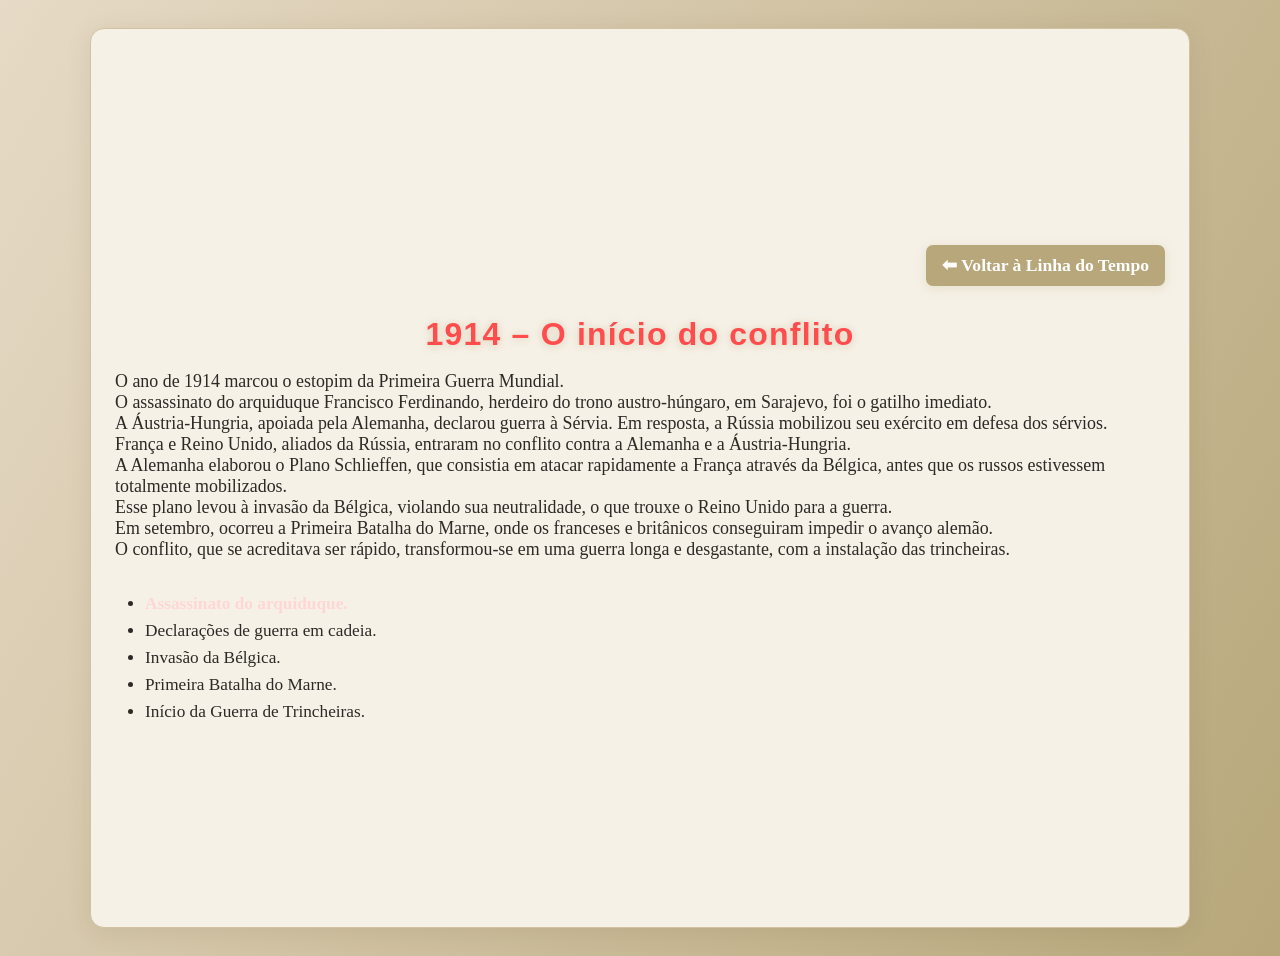
<file: projetofinal/1914.html>
<!DOCTYPE html>
<html lang="pt-BR">
<head>
  <meta charset="UTF-8">
  <meta name="viewport" content="width=device-width, initial-scale=1.0">
  <title>1914 - O início do conflito</title>
  <link rel="stylesheet" href="static/css/style.css">
  <style>
    .content h2 { font-size: 2rem; color: #ff4c4c; margin-bottom: 18px; }
    .content ul { margin: 18px 0 0 30px; font-size: 1.08rem; }
    .content li { margin-bottom: 7px; }
    .content strong { color: #ffd6d6; }
  </style>
</head>
<body>
  <section class="content" style="min-height:100vh;display:flex;flex-direction:column;justify-content:center;">
    <a href="linhatempo.html" class="back-btn" style="align-self:flex-end;margin-bottom:10px;">⬅ Voltar à Linha do Tempo</a>
    <h2>1914 – O início do conflito</h2>
    <p>
      O ano de 1914 marcou o estopim da Primeira Guerra Mundial.<br>
      O assassinato do arquiduque Francisco Ferdinando, herdeiro do trono austro-húngaro, em Sarajevo, foi o gatilho imediato.<br>
      A Áustria-Hungria, apoiada pela Alemanha, declarou guerra à Sérvia. Em resposta, a Rússia mobilizou seu exército em defesa dos sérvios.<br>
      França e Reino Unido, aliados da Rússia, entraram no conflito contra a Alemanha e a Áustria-Hungria.<br>
      A Alemanha elaborou o Plano Schlieffen, que consistia em atacar rapidamente a França através da Bélgica, antes que os russos estivessem totalmente mobilizados.<br>
      Esse plano levou à invasão da Bélgica, violando sua neutralidade, o que trouxe o Reino Unido para a guerra.<br>
      Em setembro, ocorreu a Primeira Batalha do Marne, onde os franceses e britânicos conseguiram impedir o avanço alemão.<br>
      O conflito, que se acreditava ser rápido, transformou-se em uma guerra longa e desgastante, com a instalação das trincheiras.
    </p>
    <ul>
      <li><strong>Assassinato do arquiduque.</strong></li>
      <li>Declarações de guerra em cadeia.</li>
      <li>Invasão da Bélgica.</li>
      <li>Primeira Batalha do Marne.</li>
      <li>Início da Guerra de Trincheiras.</li>
    </ul>
  </section>
  <script>
    const content = document.querySelector('.content');
    if (content) {
      content.style.animation = "none";
      void content.offsetWidth;
      content.style.animation = null;
    }
  </script>
</body>
</html>
</file>
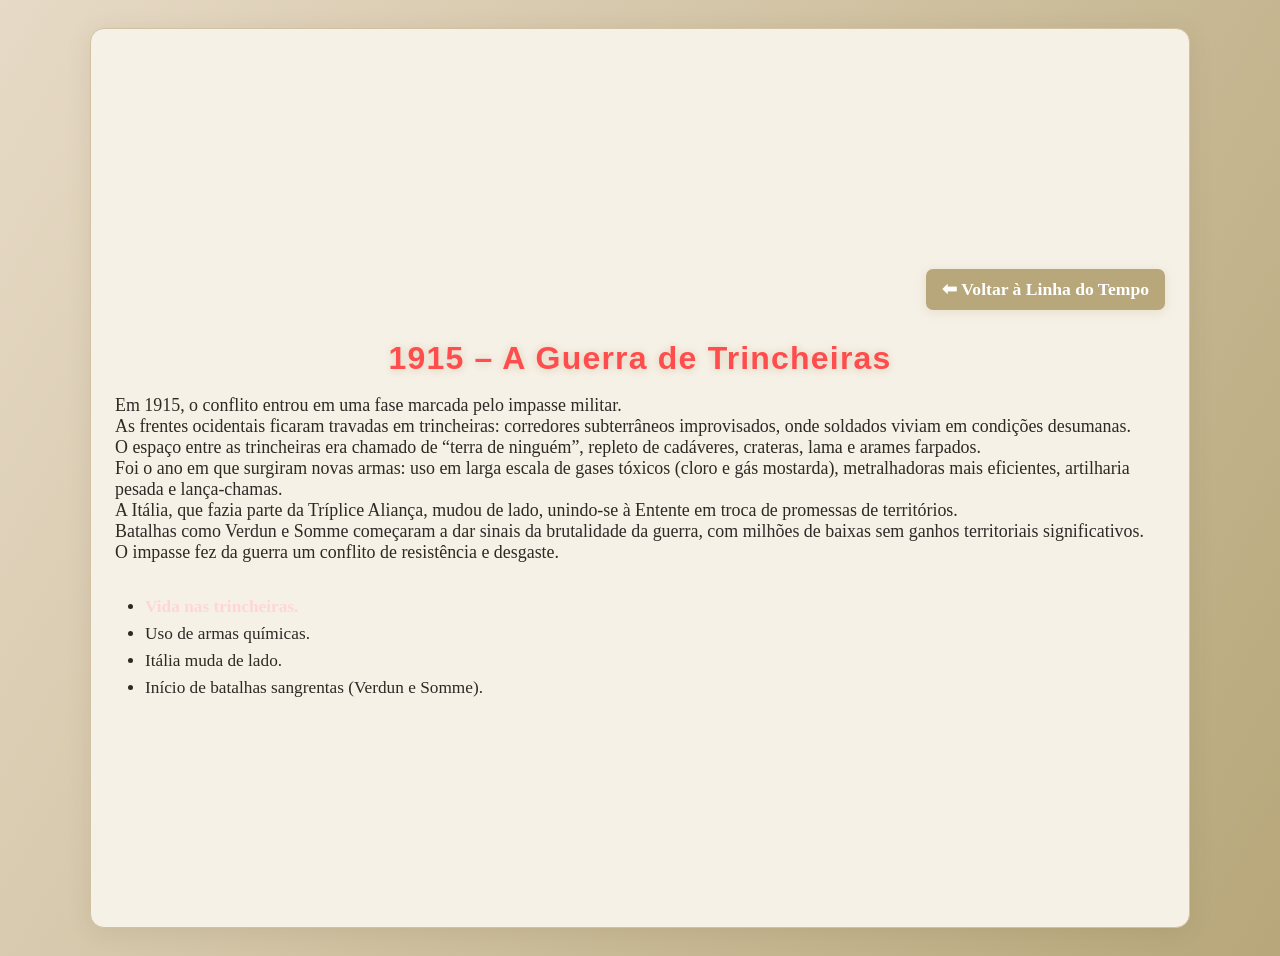
<file: projetofinal/1915.html>
<!DOCTYPE html>
<html lang="pt-BR">
<head>
  <meta charset="UTF-8">
  <meta name="viewport" content="width=device-width, initial-scale=1.0">
  <title>1915 - A Guerra de Trincheiras</title>
  <link rel="stylesheet" href="static/css/style.css">
  <style>
    .content h2 { font-size: 2rem; color: #ff4c4c; margin-bottom: 18px; }
    .content ul { margin: 18px 0 0 30px; font-size: 1.08rem; }
    .content li { margin-bottom: 7px; }
    .content strong { color: #ffd6d6; }
  </style>
</head>
<body>
  <section class="content" style="min-height:100vh;display:flex;flex-direction:column;justify-content:center;">
    <a href="linhatempo.html" class="back-btn" style="align-self:flex-end;margin-bottom:10px;">⬅ Voltar à Linha do Tempo</a>
    <h2>1915 – A Guerra de Trincheiras</h2>
    <p>
      Em 1915, o conflito entrou em uma fase marcada pelo impasse militar.<br>
      As frentes ocidentais ficaram travadas em trincheiras: corredores subterrâneos improvisados, onde soldados viviam em condições desumanas.<br>
      O espaço entre as trincheiras era chamado de “terra de ninguém”, repleto de cadáveres, crateras, lama e arames farpados.<br>
      Foi o ano em que surgiram novas armas: uso em larga escala de gases tóxicos (cloro e gás mostarda), metralhadoras mais eficientes, artilharia pesada e lança-chamas.<br>
      A Itália, que fazia parte da Tríplice Aliança, mudou de lado, unindo-se à Entente em troca de promessas de territórios.<br>
      Batalhas como Verdun e Somme começaram a dar sinais da brutalidade da guerra, com milhões de baixas sem ganhos territoriais significativos.<br>
      O impasse fez da guerra um conflito de resistência e desgaste.
    </p>
    <ul>
      <li><strong>Vida nas trincheiras.</strong></li>
      <li>Uso de armas químicas.</li>
      <li>Itália muda de lado.</li>
      <li>Início de batalhas sangrentas (Verdun e Somme).</li>
    </ul>
  </section>
  <script>
    const content = document.querySelector('.content');
    if (content) {
      content.style.animation = "none";
      void content.offsetWidth;
      content.style.animation = null;
    }
  </script>
</body>
</html>
</file>
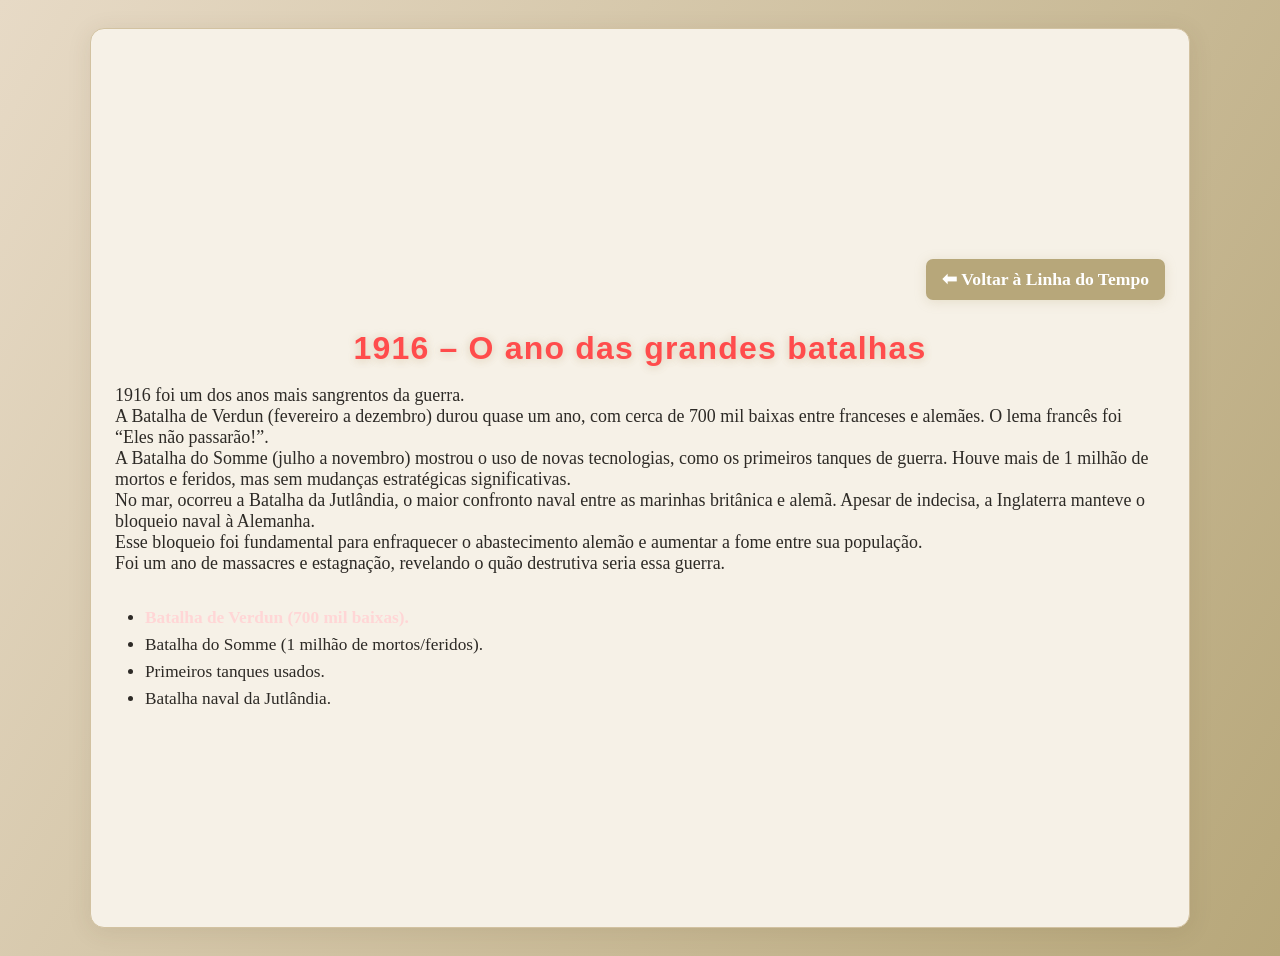
<file: projetofinal/1916.html>
<!DOCTYPE html>
<html lang="pt-BR">
<head>
  <meta charset="UTF-8">
  <meta name="viewport" content="width=device-width, initial-scale=1.0">
  <title>1916 - O ano das grandes batalhas</title>
  <link rel="stylesheet" href="static/css/style.css">
  <style>
    .content h2 { font-size: 2rem; color: #ff4c4c; margin-bottom: 18px; }
    .content ul { margin: 18px 0 0 30px; font-size: 1.08rem; }
    .content li { margin-bottom: 7px; }
    .content strong { color: #ffd6d6; }
  </style>
</head>
<body>
  <section class="content" style="min-height:100vh;display:flex;flex-direction:column;justify-content:center;">
    <a href="linhatempo.html" class="back-btn" style="align-self:flex-end;margin-bottom:10px;">⬅ Voltar à Linha do Tempo</a>
    <h2>1916 – O ano das grandes batalhas</h2>
    <p>
      1916 foi um dos anos mais sangrentos da guerra.<br>
      A Batalha de Verdun (fevereiro a dezembro) durou quase um ano, com cerca de 700 mil baixas entre franceses e alemães. O lema francês foi “Eles não passarão!”.<br>
      A Batalha do Somme (julho a novembro) mostrou o uso de novas tecnologias, como os primeiros tanques de guerra. Houve mais de 1 milhão de mortos e feridos, mas sem mudanças estratégicas significativas.<br>
      No mar, ocorreu a Batalha da Jutlândia, o maior confronto naval entre as marinhas britânica e alemã. Apesar de indecisa, a Inglaterra manteve o bloqueio naval à Alemanha.<br>
      Esse bloqueio foi fundamental para enfraquecer o abastecimento alemão e aumentar a fome entre sua população.<br>
      Foi um ano de massacres e estagnação, revelando o quão destrutiva seria essa guerra.
    </p>
    <ul>
      <li><strong>Batalha de Verdun (700 mil baixas).</strong></li>
      <li>Batalha do Somme (1 milhão de mortos/feridos).</li>
      <li>Primeiros tanques usados.</li>
      <li>Batalha naval da Jutlândia.</li>
    </ul>
  </section>
  <script>
    const content = document.querySelector('.content');
    if (content) {
      content.style.animation = "none";
      void content.offsetWidth;
      content.style.animation = null;
    }
  </script>
</body>
</html>
</file>
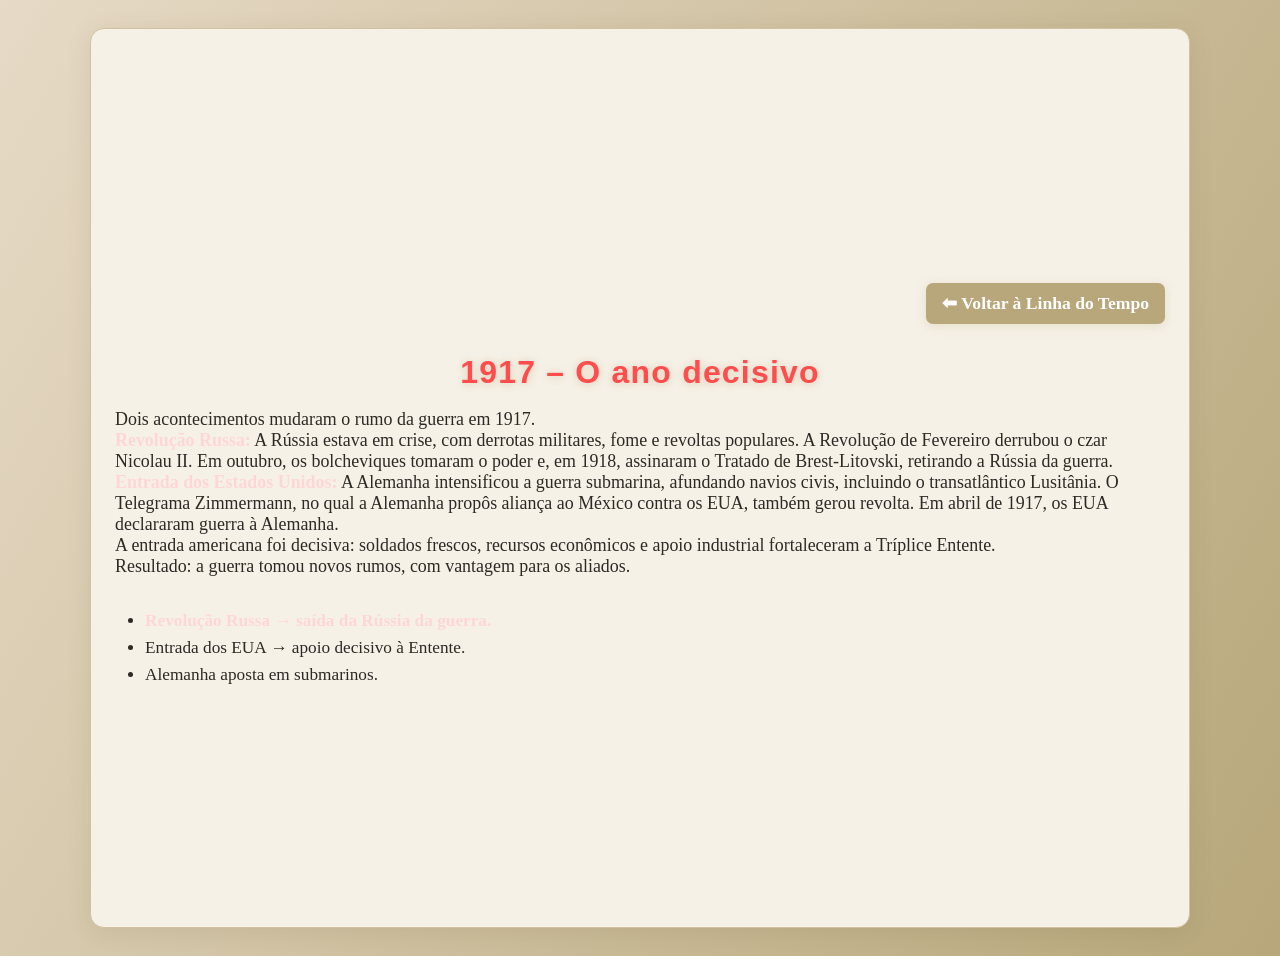
<file: projetofinal/1917.html>
<!DOCTYPE html>
<html lang="pt-BR">
<head>
  <meta charset="UTF-8">
  <meta name="viewport" content="width=device-width, initial-scale=1.0">
  <title>1917 - O ano decisivo</title>
  <link rel="stylesheet" href="static/css/style.css">
  <style>
    .content h2 { font-size: 2rem; color: #ff4c4c; margin-bottom: 18px; }
    .content ul { margin: 18px 0 0 30px; font-size: 1.08rem; }
    .content li { margin-bottom: 7px; }
    .content strong { color: #ffd6d6; }
  </style>
</head>
<body>
  <section class="content" style="min-height:100vh;display:flex;flex-direction:column;justify-content:center;">
    <a href="linhatempo.html" class="back-btn" style="align-self:flex-end;margin-bottom:10px;">⬅ Voltar à Linha do Tempo</a>
    <h2>1917 – O ano decisivo</h2>
    <p>
      Dois acontecimentos mudaram o rumo da guerra em 1917.<br>
      <strong>Revolução Russa:</strong> A Rússia estava em crise, com derrotas militares, fome e revoltas populares. A Revolução de Fevereiro derrubou o czar Nicolau II. Em outubro, os bolcheviques tomaram o poder e, em 1918, assinaram o Tratado de Brest-Litovski, retirando a Rússia da guerra.<br>
      <strong>Entrada dos Estados Unidos:</strong> A Alemanha intensificou a guerra submarina, afundando navios civis, incluindo o transatlântico Lusitânia. O Telegrama Zimmermann, no qual a Alemanha propôs aliança ao México contra os EUA, também gerou revolta. Em abril de 1917, os EUA declararam guerra à Alemanha.<br>
      A entrada americana foi decisiva: soldados frescos, recursos econômicos e apoio industrial fortaleceram a Tríplice Entente.<br>
      Resultado: a guerra tomou novos rumos, com vantagem para os aliados.
    </p>
    <ul>
      <li><strong>Revolução Russa → saída da Rússia da guerra.</strong></li>
      <li>Entrada dos EUA → apoio decisivo à Entente.</li>
      <li>Alemanha aposta em submarinos.</li>
    </ul>
  </section>
  <script>
    const content = document.querySelector('.content');
    if (content) {
      content.style.animation = "none";
      void content.offsetWidth;
      content.style.animation = null;
    }
  </script>
</body>
</html>
</file>
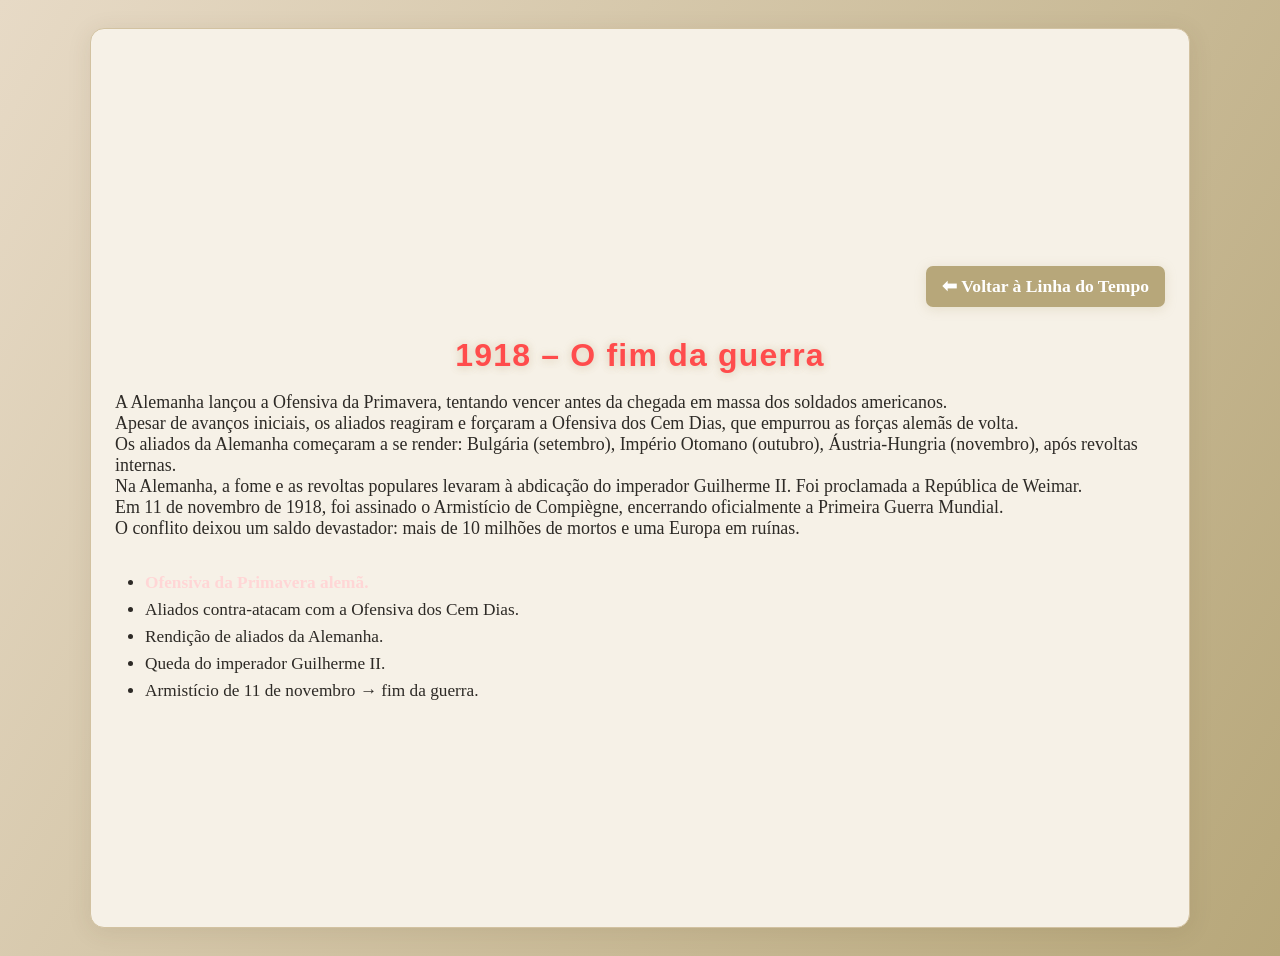
<file: projetofinal/1918.html>
<!DOCTYPE html>
<html lang="pt-BR">
<head>
  <meta charset="UTF-8">
  <meta name="viewport" content="width=device-width, initial-scale=1.0">
  <title>1918 - O fim da guerra</title>
  <link rel="stylesheet" href="static/css/style.css">
  <style>
    .content h2 { font-size: 2rem; color: #ff4c4c; margin-bottom: 18px; }
    .content ul { margin: 18px 0 0 30px; font-size: 1.08rem; }
    .content li { margin-bottom: 7px; }
    .content strong { color: #ffd6d6; }
  </style>
</head>
<body>
  <section class="content" style="min-height:100vh;display:flex;flex-direction:column;justify-content:center;">
    <a href="linhatempo.html" class="back-btn" style="align-self:flex-end;margin-bottom:10px;">⬅ Voltar à Linha do Tempo</a>
    <h2>1918 – O fim da guerra</h2>
    <p>
      A Alemanha lançou a Ofensiva da Primavera, tentando vencer antes da chegada em massa dos soldados americanos.<br>
      Apesar de avanços iniciais, os aliados reagiram e forçaram a Ofensiva dos Cem Dias, que empurrou as forças alemãs de volta.<br>
      Os aliados da Alemanha começaram a se render: Bulgária (setembro), Império Otomano (outubro), Áustria-Hungria (novembro), após revoltas internas.<br>
      Na Alemanha, a fome e as revoltas populares levaram à abdicação do imperador Guilherme II. Foi proclamada a República de Weimar.<br>
      Em 11 de novembro de 1918, foi assinado o Armistício de Compiègne, encerrando oficialmente a Primeira Guerra Mundial.<br>
      O conflito deixou um saldo devastador: mais de 10 milhões de mortos e uma Europa em ruínas.
    </p>
    <ul>
      <li><strong>Ofensiva da Primavera alemã.</strong></li>
      <li>Aliados contra-atacam com a Ofensiva dos Cem Dias.</li>
      <li>Rendição de aliados da Alemanha.</li>
      <li>Queda do imperador Guilherme II.</li>
      <li>Armistício de 11 de novembro → fim da guerra.</li>
    </ul>
  </section>
  <script>
    const content = document.querySelector('.content');
    if (content) {
      content.style.animation = "none";
      void content.offsetWidth;
      content.style.animation = null;
    }
  </script>
</body>
</html>
</file>
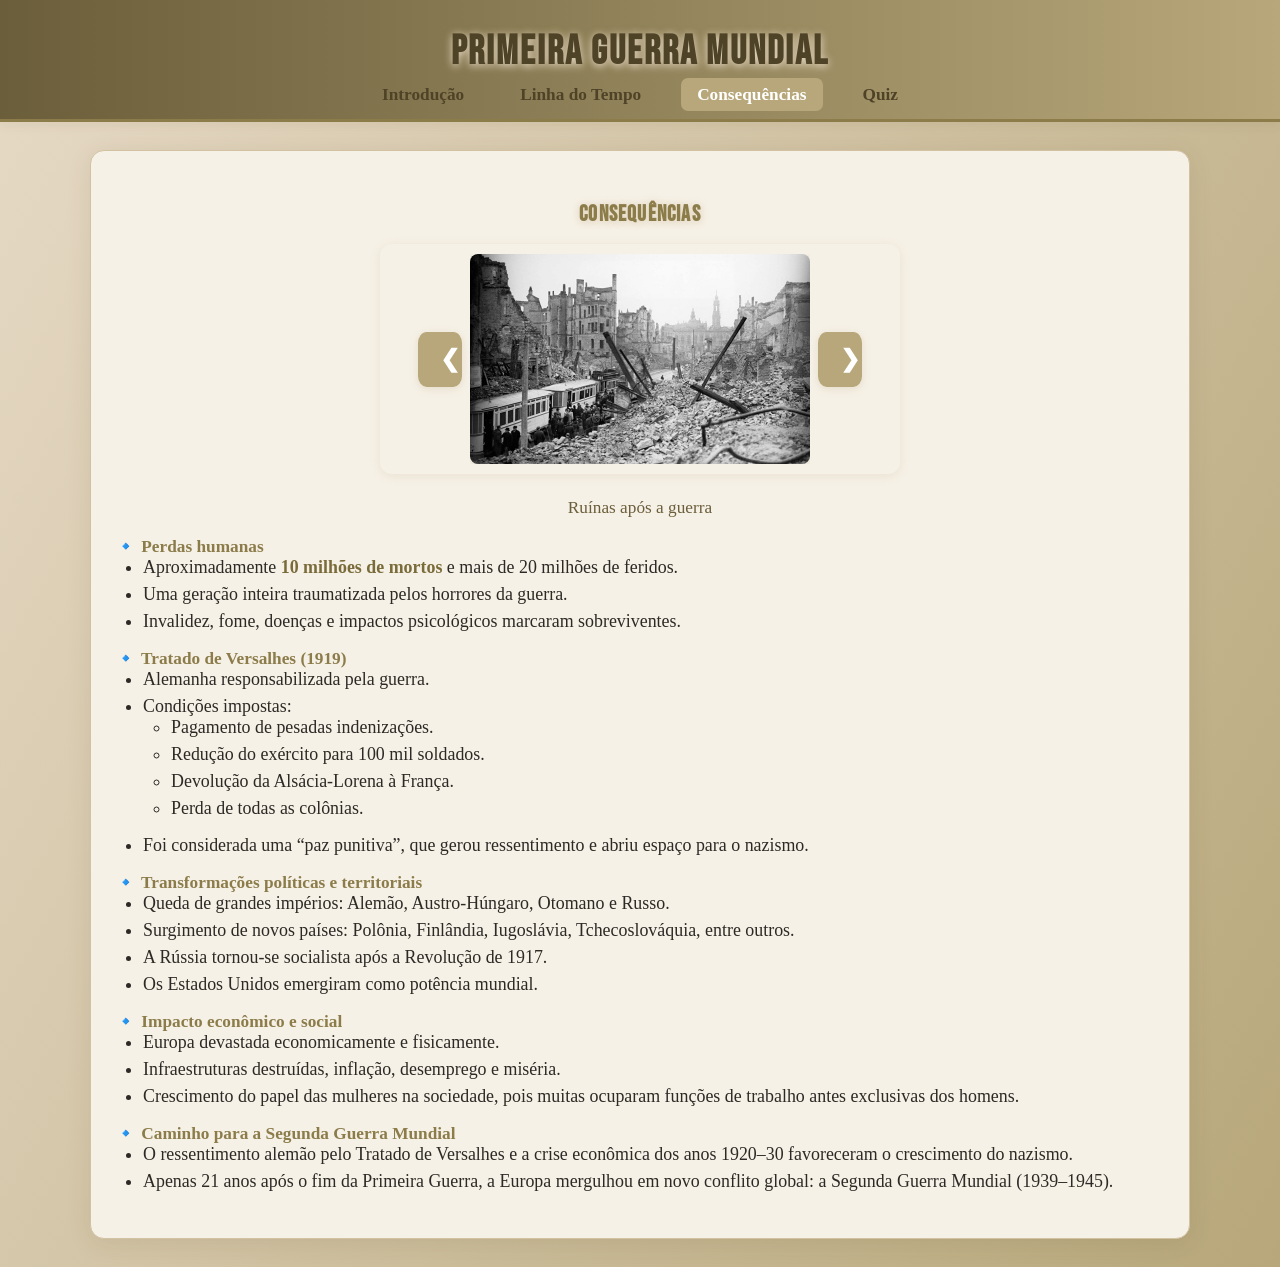
<file: projetofinal/consequencias.html>
<!DOCTYPE html>
<html lang="pt-BR">
<head>
  <meta charset="UTF-8">
  <meta name="viewport" content="width=device-width, initial-scale=1.0">
  <title>Consequências - Primeira Guerra Mundial</title>
  <link rel="stylesheet" href="static/css/style.css">
  <link href="https://fonts.googleapis.com/css?family=Montserrat:400,700|Bebas+Neue&display=swap" rel="stylesheet">
</head>
<body>
  <header>
    <h1>Primeira Guerra Mundial</h1>
    <nav>
      <ul>
        <li><a href="introducao.html">Introdução</a></li>
        <li><a href="linhatempo.html">Linha do Tempo</a></li>
        <li><a href="consequencias.html" class="active">Consequências</a></li>
        <li><a href="inicioquiz.html">Quiz</a></li>
      </ul>
    </nav>
  </header>

  <section class="content glass">
    <h2>Consequências</h2>
    <!-- Carrossel de Imagens - Consequências -->
    <div class="carousel" id="carousel-cons">
      <button class="carousel-btn prev" onclick="moveCarousel('carousel-cons', -1)">&#10094;</button>
      <div class="carousel-images">
        <img src="static/img/cons1.jpg" alt="Ruínas após a guerra" class="carousel-img active">
        <img src="static/img/cons2.jpg" alt="Assinatura do Tratado de Versalhes" class="carousel-img">
        <img src="static/img/cons3.jpg" alt="Mapa da Europa pós-guerra" class="carousel-img">
      </div>
      <button class="carousel-btn next" onclick="moveCarousel('carousel-cons', 1)">&#10095;</button>
    </div>
    <div class="carousel-caption" id="carousel-cons-caption">
      <span>Ruínas após a guerra</span>
    </div>
    <!-- Fim do Carrossel -->
    <span class="tag">🔹 Perdas humanas</span>
    <ul>
      <li>Aproximadamente <strong>10 milhões de mortos</strong> e mais de 20 milhões de feridos.</li>
      <li>Uma geração inteira traumatizada pelos horrores da guerra.</li>
      <li>Invalidez, fome, doenças e impactos psicológicos marcaram sobreviventes.</li>
    </ul>

    <span class="tag">🔹 Tratado de Versalhes (1919)</span>
    <ul>
      <li>Alemanha responsabilizada pela guerra.</li>
      <li>Condições impostas:
        <ul>
          <li>Pagamento de pesadas indenizações.</li>
          <li>Redução do exército para 100 mil soldados.</li>
          <li>Devolução da Alsácia-Lorena à França.</li>
          <li>Perda de todas as colônias.</li>
        </ul>
      </li>
      <li>Foi considerada uma “paz punitiva”, que gerou ressentimento e abriu espaço para o nazismo.</li>
    </ul>

    <span class="tag">🔹 Transformações políticas e territoriais</span>
    <ul>
      <li>Queda de grandes impérios: Alemão, Austro-Húngaro, Otomano e Russo.</li>
      <li>Surgimento de novos países: Polônia, Finlândia, Iugoslávia, Tchecoslováquia, entre outros.</li>
      <li>A Rússia tornou-se socialista após a Revolução de 1917.</li>
      <li>Os Estados Unidos emergiram como potência mundial.</li>
    </ul>

    <span class="tag">🔹 Impacto econômico e social</span>
    <ul>
      <li>Europa devastada economicamente e fisicamente.</li>
      <li>Infraestruturas destruídas, inflação, desemprego e miséria.</li>
      <li>Crescimento do papel das mulheres na sociedade, pois muitas ocuparam funções de trabalho antes exclusivas dos homens.</li>
    </ul>

    <span class="tag">🔹 Caminho para a Segunda Guerra Mundial</span>
    <ul>
      <li>O ressentimento alemão pelo Tratado de Versalhes e a crise econômica dos anos 1920–30 favoreceram o crescimento do nazismo.</li>
      <li>Apenas 21 anos após o fim da Primeira Guerra, a Europa mergulhou em novo conflito global: a Segunda Guerra Mundial (1939–1945).</li>
    </ul>
  </section>
</body>
<script>
  // Carrossel de imagens reutilizável
  function moveCarousel(carouselId, direction) {
    const carousel = document.getElementById(carouselId);
    const imgs = carousel.querySelectorAll('.carousel-img');
    const captions = carouselId==='carousel-intro' ?
      ['Soldados na trincheira','Mapa da Europa 1914','Cartaz de propaganda da guerra'] :
      ['Ruínas após a guerra','Assinatura do Tratado de Versalhes','Mapa da Europa pós-guerra'];
    let idx = Array.from(imgs).findIndex(img => img.classList.contains('active'));
    imgs[idx].classList.remove('active');
    setTimeout(() => {
      idx = (idx + direction + imgs.length) % imgs.length;
      imgs[idx].classList.add('active');
      // Atualiza legenda
      if(carouselId==='carousel-intro') {
        document.getElementById('carousel-intro-caption').innerHTML = `<span>${captions[idx]}</span>`;
      } else {
        document.getElementById('carousel-cons-caption').innerHTML = `<span>${captions[idx]}</span>`;
      }
    }, 60);
  }
</script>
</html>
</file>
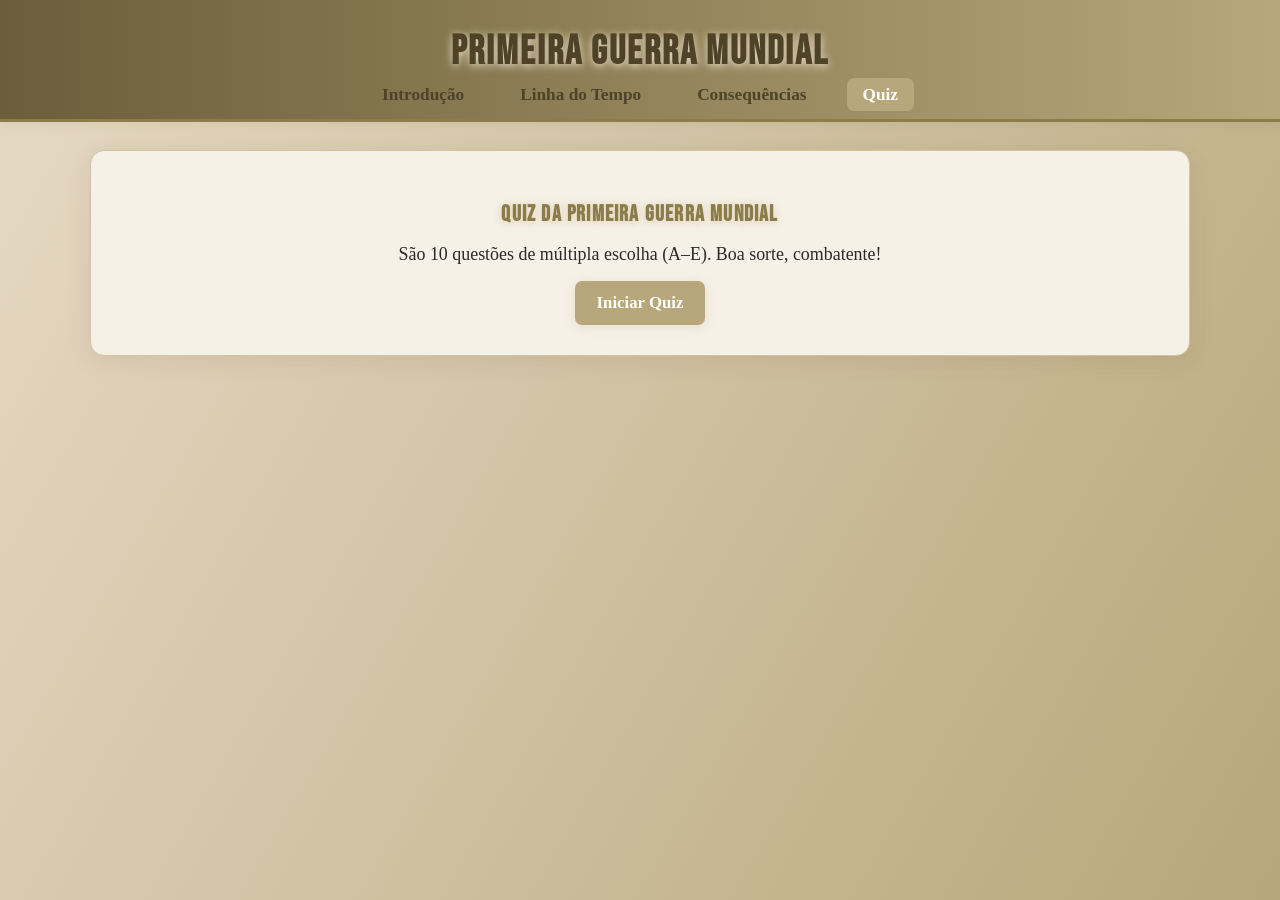
<file: projetofinal/inicioquiz.html>
<!DOCTYPE html>
<html lang="pt-BR">
<head>
  <meta charset="UTF-8">
  <meta name="viewport" content="width=device-width, initial-scale=1.0">
  <title>Início do Quiz</title>
  <link rel="stylesheet" href="static/css/style.css">
  <link href="https://fonts.googleapis.com/css?family=Montserrat:400,700|Bebas+Neue&display=swap" rel="stylesheet">
</head>
<body>
  <header>
    <h1>Primeira Guerra Mundial</h1>
    <nav>
      <ul>
        <li><a href="introducao.html">Introdução</a></li>
        <li><a href="linhatempo.html">Linha do Tempo</a></li>
        <li><a href="consequencias.html">Consequências</a></li>
        <li><a href="inicioquiz.html" class="active">Quiz</a></li>
      </ul>
    </nav>
  </header>

  <section class="content glass" style="text-align:center;">
    <h2>Quiz da Primeira Guerra Mundial</h2>
    <p>São 10 questões de múltipla escolha (A–E). Boa sorte, combatente!</p>
    <a href="quiz.html"><button>Iniciar Quiz</button></a>
  </section>
</body>
</html>
</file>
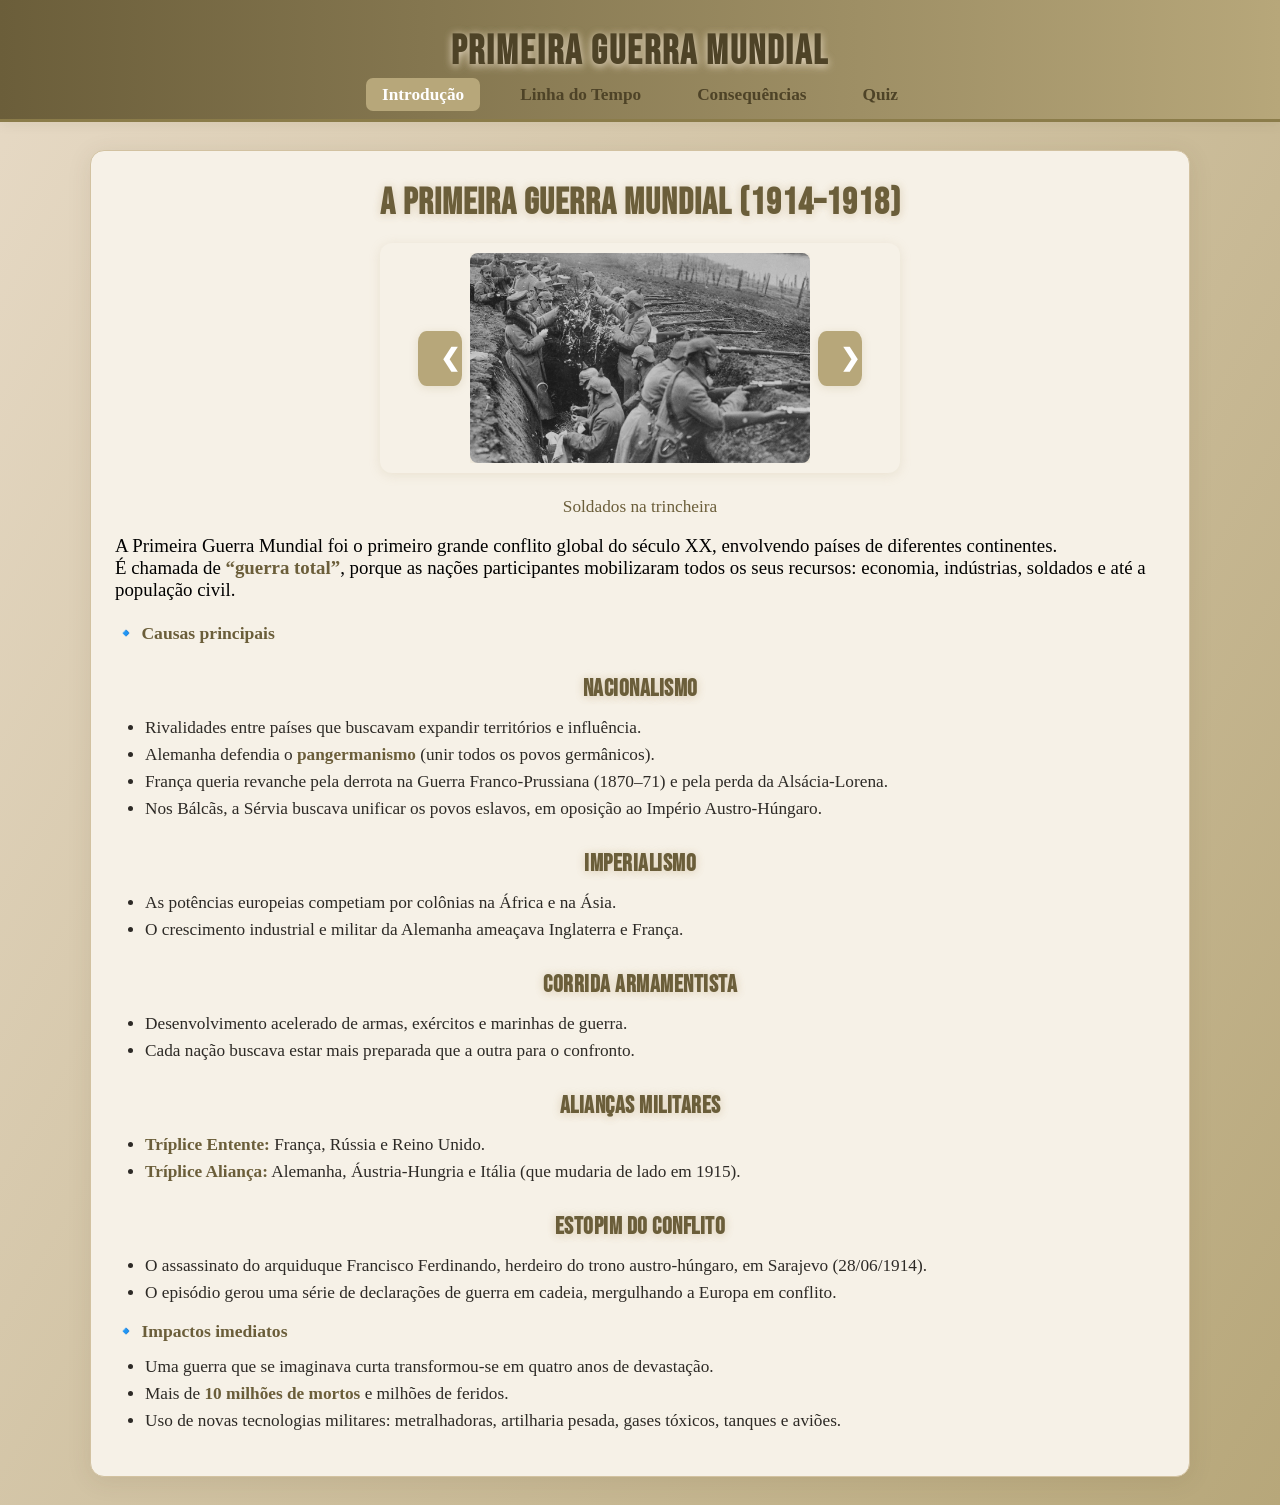
<file: projetofinal/introducao.html>
<!DOCTYPE html>
<html lang="pt-BR">
<head>
  <meta charset="UTF-8">
  <meta name="viewport" content="width=device-width, initial-scale=1.0">
  <title>Introdução - Primeira Guerra Mundial</title>
  <link rel="stylesheet" href="static/css/style.css">
  <link href="https://fonts.googleapis.com/css?family=Montserrat:400,700|Bebas+Neue&display=swap" rel="stylesheet">
  <style>
    .content h1 {
      font-size: 2.3rem;
      color: #6b5e3a;
      margin-bottom: 18px;
      text-align: center;
      letter-spacing: 1px;
    }
    .content h2 {
      font-size: 1.5rem;
      color: #6b5e3a;
      margin-top: 30px;
      margin-bottom: 10px;
      letter-spacing: 0.5px;
    }
    .content ul, .content ol {
      margin: 15px 0 15px 30px;
      font-size: 1.08rem;
    }
    .content li {
      margin-bottom: 7px;
    }
    .content .tag {
      font-weight: bold;
      color: #6b5e3a;
      font-size: 1.1rem;
      margin-top: 18px;
      display: block;
    }
    .content strong {
      color: #6b5e3a;
    }
  </style>
</head>
<body>
  <header>
    <h1>Primeira Guerra Mundial</h1>
    <nav>
      <ul>
        <li><a href="introducao.html" class="active">Introdução</a></li>
        <li><a href="linhatempo.html">Linha do Tempo</a></li>
        <li><a href="consequencias.html">Consequências</a></li>
        <li><a href="inicioquiz.html">Quiz</a></li>
      </ul>
    </nav>
  </header>

  <section class="content glass">
    <h1>A Primeira Guerra Mundial (1914–1918)</h1>
    <!-- Carrossel de Imagens - Introdução -->
    <div class="carousel" id="carousel-intro">
      <button class="carousel-btn prev" onclick="moveCarousel('carousel-intro', -1)">&#10094;</button>
      <div class="carousel-images">
        <img src="static/img/trin.jpg" alt="Soldados na trincheira" class="carousel-img active">
        <img src="static/img/map.jpg" alt="Mapa da Europa 1914" class="carousel-img">
        <img src="static/img/cart.jpg" alt="Cartaz de propaganda da guerra" class="carousel-img">
      </div>
      <button class="carousel-btn next" onclick="moveCarousel('carousel-intro', 1)">&#10095;</button>
    </div>
    <div class="carousel-caption" id="carousel-intro-caption">
      <span>Soldados na trincheira</span>
    </div>
    <!-- Fim do Carrossel -->
    <p style="font-size:1.18rem; color:#000000; margin-bottom:22px;">
      A Primeira Guerra Mundial foi o primeiro grande conflito global do século XX, envolvendo países de diferentes continentes.<br>
      É chamada de <strong>“guerra total”</strong>, porque as nações participantes mobilizaram todos os seus recursos: economia, indústrias, soldados e até a população civil.
    </p>

    <span class="tag">🔹 Causas principais</span>
    <h2>Nacionalismo</h2>
    <ul>
      <li>Rivalidades entre países que buscavam expandir territórios e influência.</li>
      <li>Alemanha defendia o <strong>pangermanismo</strong> (unir todos os povos germânicos).</li>
      <li>França queria revanche pela derrota na Guerra Franco-Prussiana (1870–71) e pela perda da Alsácia-Lorena.</li>
      <li>Nos Bálcãs, a Sérvia buscava unificar os povos eslavos, em oposição ao Império Austro-Húngaro.</li>
    </ul>
    <h2>Imperialismo</h2>
    <ul>
      <li>As potências europeias competiam por colônias na África e na Ásia.</li>
      <li>O crescimento industrial e militar da Alemanha ameaçava Inglaterra e França.</li>
    </ul>
    <h2>Corrida armamentista</h2>
    <ul>
      <li>Desenvolvimento acelerado de armas, exércitos e marinhas de guerra.</li>
      <li>Cada nação buscava estar mais preparada que a outra para o confronto.</li>
    </ul>
    <h2>Alianças militares</h2>
    <ul>
      <li><strong>Tríplice Entente:</strong> França, Rússia e Reino Unido.</li>
      <li><strong>Tríplice Aliança:</strong> Alemanha, Áustria-Hungria e Itália (que mudaria de lado em 1915).</li>
    </ul>
    <h2>Estopim do conflito</h2>
    <ul>
      <li>O assassinato do arquiduque Francisco Ferdinando, herdeiro do trono austro-húngaro, em Sarajevo (28/06/1914).</li>
      <li>O episódio gerou uma série de declarações de guerra em cadeia, mergulhando a Europa em conflito.</li>
    </ul>

    <span class="tag">🔹 Impactos imediatos</span>
    <ul>
      <li>Uma guerra que se imaginava curta transformou-se em quatro anos de devastação.</li>
      <li>Mais de <strong>10 milhões de mortos</strong> e milhões de feridos.</li>
      <li>Uso de novas tecnologias militares: metralhadoras, artilharia pesada, gases tóxicos, tanques e aviões.</li>
    </ul>
  </section>
  <script>
    // Carrossel de imagens reutilizável
    function moveCarousel(carouselId, direction) {
      const carousel = document.getElementById(carouselId);
      const imgs = carousel.querySelectorAll('.carousel-img');
      const captions = [
        'Soldados na trincheira',
        'Mapa da Europa 1914',
        'Cartaz de propaganda da guerra'
      ];
      let idx = Array.from(imgs).findIndex(img => img.classList.contains('active'));
      imgs[idx].classList.remove('active');
      setTimeout(() => {
        idx = (idx + direction + imgs.length) % imgs.length;
        imgs[idx].classList.add('active');
        // Atualiza legenda
        if(carouselId==='carousel-intro') {
          document.getElementById('carousel-intro-caption').innerHTML = `<span>${captions[idx]}</span>`;
        }
      }, 60);
    }
  </script>
</body>
</html>
</file>
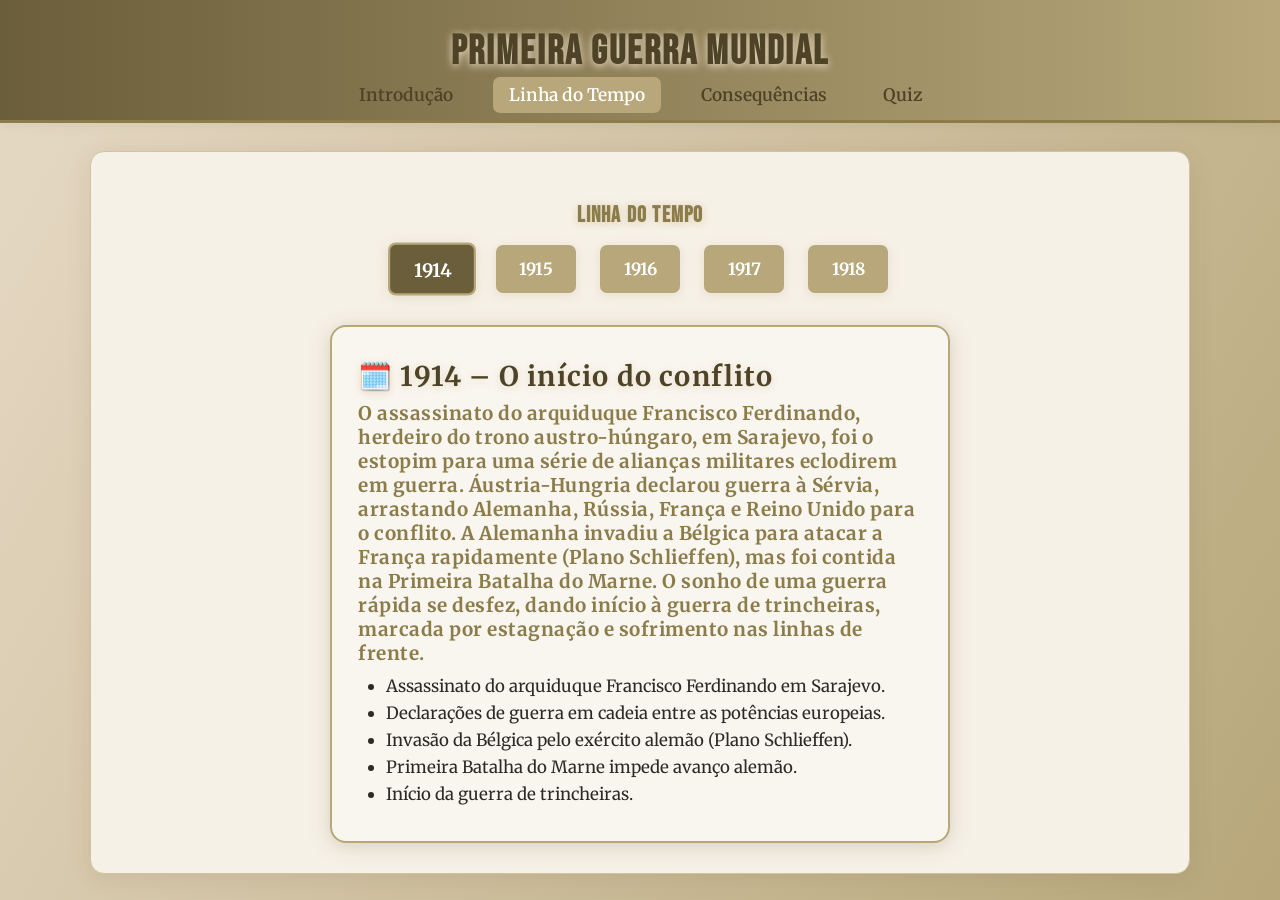
<file: projetofinal/linhatempo.html>
<!DOCTYPE html>
<html lang="pt-BR">
<head>
  <meta charset="UTF-8">
  <meta name="viewport" content="width=device-width, initial-scale=1.0">
  <title>Linha do Tempo - Primeira Guerra Mundial</title>
  <link rel="stylesheet" href="static/css/style.css">
  <link href="https://fonts.googleapis.com/css?family=Merriweather:400,700|Bebas+Neue&display=swap" rel="stylesheet">
</head>
<body>
  <header>
    <h1>Primeira Guerra Mundial</h1>
    <nav>
      <ul>
        <li><a href="introducao.html">Introdução</a></li>
        <li><a href="linhatempo.html" class="active">Linha do Tempo</a></li>
        <li><a href="consequencias.html">Consequências</a></li>
        <li><a href="inicioquiz.html">Quiz</a></li>
      </ul>
    </nav>
  </header>

  <section class="content paper">
    <h2>Linha do Tempo</h2>
    <div class="timeline-years-nav">
      <button class="timeline-year-btn active" data-year="1914">1914</button>
      <button class="timeline-year-btn" data-year="1915">1915</button>
      <button class="timeline-year-btn" data-year="1916">1916</button>
      <button class="timeline-year-btn" data-year="1917">1917</button>
      <button class="timeline-year-btn" data-year="1918">1918</button>
    </div>
    <div class="timeline-cards-container">
      <!-- 1914 -->
      <div class="timeline-card" data-year="1914">
        <span class="ano">🗓️ 1914 – O início do conflito</span>
        <h3>O assassinato do arquiduque Francisco Ferdinando, herdeiro do trono austro-húngaro, em Sarajevo, foi o estopim para uma série de alianças militares eclodirem em guerra. Áustria-Hungria declarou guerra à Sérvia, arrastando Alemanha, Rússia, França e Reino Unido para o conflito. A Alemanha invadiu a Bélgica para atacar a França rapidamente (Plano Schlieffen), mas foi contida na Primeira Batalha do Marne. O sonho de uma guerra rápida se desfez, dando início à guerra de trincheiras, marcada por estagnação e sofrimento nas linhas de frente.</h3>
        <ul>
          <li>Assassinato do arquiduque Francisco Ferdinando em Sarajevo.</li>
          <li>Declarações de guerra em cadeia entre as potências europeias.</li>
          <li>Invasão da Bélgica pelo exército alemão (Plano Schlieffen).</li>
          <li>Primeira Batalha do Marne impede avanço alemão.</li>
          <li>Início da guerra de trincheiras.</li>
        </ul>
      </div>
      <!-- 1915 -->
      <div class="timeline-card" data-year="1915" style="display:none;">
        <span class="ano">🗓️ 1915 – A Guerra de Trincheiras</span>
        <h3>O ano de 1915 consolidou o impasse nas trincheiras, com soldados enfrentando lama, frio, doenças e ataques constantes. Novas armas, como gases tóxicos e lança-chamas, aumentaram o horror. A Itália mudou de lado, unindo-se à Entente após promessas territoriais. Batalhas como Gallipoli e os primeiros combates em Verdun e Somme mostraram a brutalidade e o alto custo humano do conflito, sem ganhos territoriais significativos.</h3>
        <ul>
          <li>Vida nas trincheiras: condições desumanas e “terra de ninguém”.</li>
          <li>Uso em larga escala de armas químicas (gás cloro e mostarda).</li>
          <li>Itália muda de lado e se une à Entente.</li>
          <li>Batalha de Gallipoli e início das batalhas de Verdun e Somme.</li>
        </ul>
      </div>
      <!-- 1916 -->
      <div class="timeline-card" data-year="1916" style="display:none;">
        <span class="ano">🗓️ 1916 – O ano das grandes batalhas</span>
        <h3>1916 foi marcado por batalhas colossais e sangrentas. Verdun tornou-se símbolo da resistência francesa, com quase 1 milhão de baixas. No Somme, britânicos e franceses tentaram romper as linhas alemãs, usando tanques pela primeira vez, mas o resultado foi devastador. No mar, a Batalha da Jutlândia foi o maior confronto naval da guerra. O bloqueio naval à Alemanha agravou a fome e o descontentamento civil.</h3>
        <ul>
          <li>Batalha de Verdun: quase 1 milhão de baixas.</li>
          <li>Batalha do Somme: uso dos primeiros tanques, mais de 1 milhão de mortos e feridos.</li>
          <li>Batalha naval da Jutlândia entre britânicos e alemães.</li>
          <li>Bloqueio naval à Alemanha aumenta a fome da população.</li>
        </ul>
      </div>
      <!-- 1917 -->
      <div class="timeline-card" data-year="1917" style="display:none;">
        <span class="ano">🗓️ 1917 – O ano decisivo</span>
        <h3>Dois eventos mudaram o rumo da guerra: a Revolução Russa levou à saída da Rússia do conflito, permitindo à Alemanha concentrar forças no Ocidente. Ao mesmo tempo, os Estados Unidos entraram na guerra após ataques a navios civis e o Telegrama Zimmermann. O reforço americano trouxe novo ânimo à Entente, enquanto a Alemanha apostava na guerra submarina irrestrita.</h3>
        <ul>
          <li>Revolução Russa: saída da Rússia da guerra.</li>
          <li>Entrada dos Estados Unidos na guerra.</li>
          <li>Alemanha intensifica guerra submarina.</li>
          <li>Vantagem estratégica para os aliados.</li>
        </ul>
      </div>
      <!-- 1918 -->
      <div class="timeline-card" data-year="1918" style="display:none;">
        <span class="ano">🗓️ 1918 – O fim da guerra</span>
        <h3>A Alemanha lançou a Ofensiva da Primavera, tentando vencer antes da chegada em massa dos soldados americanos. Apesar de avanços iniciais, os aliados reagiram e forçaram a Ofensiva dos Cem Dias, que empurrou as forças alemãs de volta. Os aliados da Alemanha começaram a se render: Bulgária, Império Otomano, Áustria-Hungria. Na Alemanha, a fome e as revoltas populares levaram à abdicação do imperador Guilherme II. Em 11 de novembro, foi assinado o Armistício de Compiègne, encerrando oficialmente a Primeira Guerra Mundial. O conflito deixou um saldo devastador: mais de 10 milhões de mortos e uma Europa em ruínas.</h3>
        <ul>
          <li>Ofensiva da Primavera alemã e contra-ataque aliado.</li>
          <li>Rendição dos aliados da Alemanha (Bulgária, Império Otomano, Áustria-Hungria).</li>
          <li>Queda do imperador Guilherme II e proclamação da República de Weimar.</li>
          <li>Armistício de 11 de novembro encerra a guerra.</li>
          <li>Europa devastada e mais de 10 milhões de mortos.</li>
        </ul>
      </div>
    </div>
  </section>
  <div id="timeline-fullscreen" style="display:none;"></div>
  <script>
    // Timeline navigation logic
    document.querySelectorAll('.timeline-year-btn').forEach(btn => {
      btn.addEventListener('click', function() {
        document.querySelectorAll('.timeline-year-btn').forEach(b => b.classList.remove('active'));
        btn.classList.add('active');
        const year = btn.getAttribute('data-year');
        document.querySelectorAll('.timeline-card').forEach(card => {
          card.style.display = card.getAttribute('data-year') === year ? 'block' : 'none';
        });
      });
    });

    // Fullscreen card logic
    document.querySelectorAll('.timeline-card').forEach(card => {
      card.style.cursor = "pointer";
      card.addEventListener('click', function(e) {
        // Prevent nested links from triggering fullscreen
        if (e.target.tagName === "A" || e.target.classList.contains('close-timeline-btn')) return;
        const fullscreen = document.getElementById('timeline-fullscreen');
        fullscreen.innerHTML = '';
        const clone = card.cloneNode(true);
        clone.classList.add('paper');
        clone.style.cursor = "default";
        const closeBtn = document.createElement('button');
        closeBtn.textContent = "↩";
        closeBtn.className = "close-timeline-btn";
        closeBtn.onclick = () => fullscreen.style.display = "none";
        clone.appendChild(closeBtn);
        fullscreen.appendChild(clone);
        fullscreen.className = "timeline-fullscreen";
        fullscreen.style.display = "flex";
      });
    });
  </script>
</body>
</html>
</file>
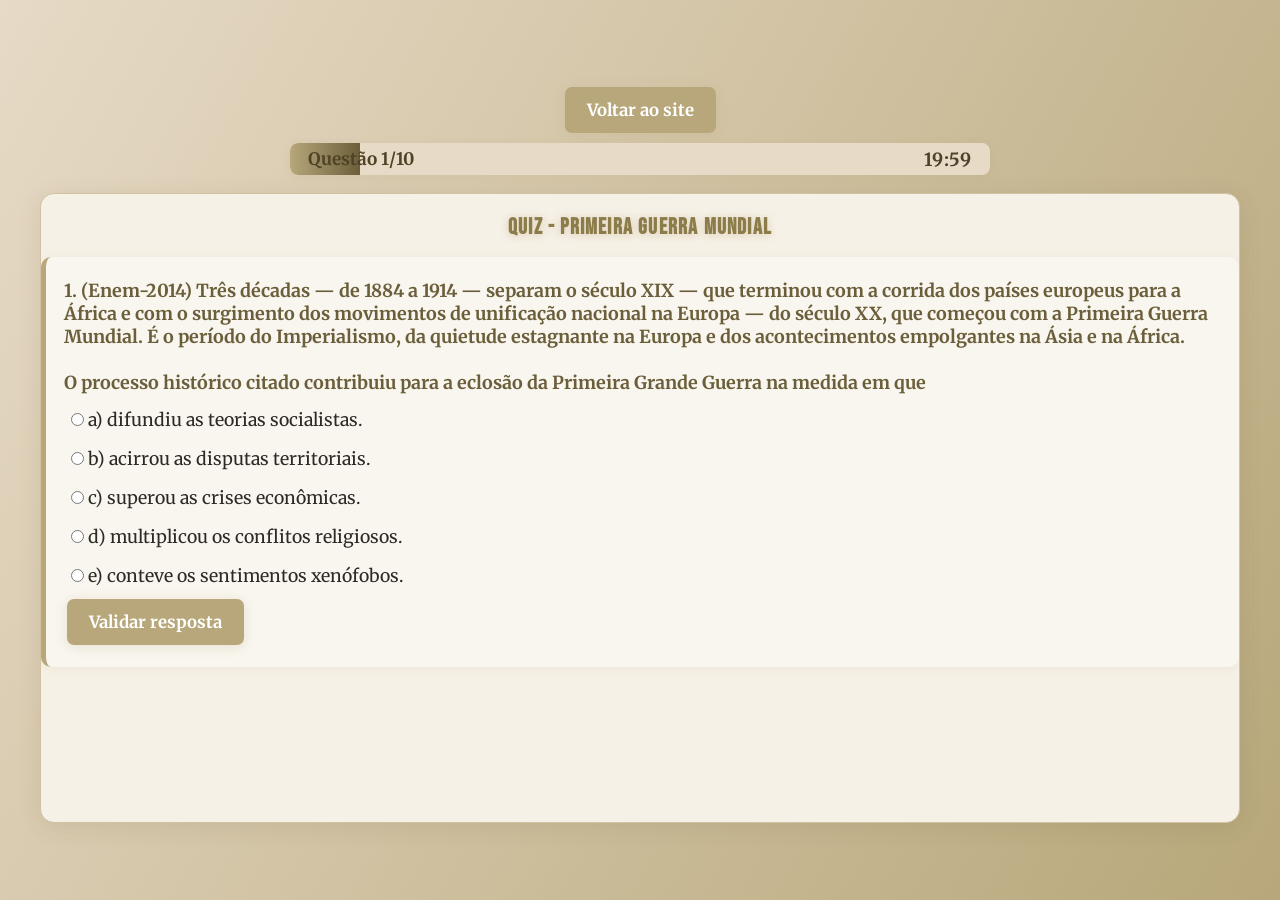
<file: projetofinal/quiz.html>
<!DOCTYPE html>
<html lang="pt-BR">
<head>
  <meta charset="UTF-8">
  <meta name="viewport" content="width=device-width, initial-scale=1.0">
  <title>Quiz - Primeira Guerra Mundial</title>
  <link rel="stylesheet" href="static/css/style.css">
  <link href="https://fonts.googleapis.com/css?family=Merriweather:400,700|Bebas+Neue&display=swap" rel="stylesheet">
  <style>
    body.fullscreen-quiz, body.fullscreen-quiz .content {
      margin: 0;
      padding: 0;
      width: 100vw;
      height: 100vh;
      min-height: 100vh;
      background: linear-gradient(120deg, #e7dac6 0%, #b7a77a 100%);
      overflow: hidden;
    }
    body.fullscreen-quiz header,
    body.fullscreen-quiz nav,
    body.fullscreen-quiz h1 {
      display: none !important;
    }
    body.fullscreen-quiz #quiz-container {
      width: 100vw;
      height: 100vh;
      display: flex;
      flex-direction: column;
      align-items: center;
      justify-content: center;
      background: transparent;
    }
    #quiz-container .content {
      width: 98vw;
      max-width: 1200px;
      max-height: 70px;
      min-height: 70vh;
      margin: 0 auto;
      border-radius: 14px;
      box-shadow: 0 4px 24px 0 rgba(80, 60, 30, 0.10);
      background: #f6f1e7;
      border: 1.5px solid #d2c2a1;
      animation: fadeIn 0.7s;
    }
    #back-to-site-btn, #back-to-site-end-btn, #restart-quiz-btn {
      margin: 10px 5px;
      padding: 12px 22px;
      font-size: 1.05rem;
      border: none;
      border-radius: 7px;
      background: #b7a77a;
      color: #fff;
      cursor: pointer;
      transition: background 0.2s, transform 0.2s;
      box-shadow: 0 2px 12px 0 #b7a77a44;
    }
    #back-to-site-btn:hover, #back-to-site-end-btn:hover, #restart-quiz-btn:hover {
      background: #6b5e3a;
      color: #fff;
      transform: scale(1.04);
    }
    #quiz-end-actions {
      display: flex;
      justify-content: center;
      margin-top: 20px;
    }
  </style>
</head>
<body>
  <header>
    <h1>Primeira Guerra Mundial</h1>
    <nav>
      <ul>
        <li><a href="introducao.html">Introdução</a></li>
        <li><a href="linhatempo.html">Linha do Tempo</a></li>
        <li><a href="consequencias.html">Consequências</a></li>
        <li><a href="inicioquiz.html">Quiz</a></li>
      </ul>
    </nav>
  </header>

  <div id="quiz-container">
    <button id="back-to-site-btn" style="display:none;">Voltar ao site</button>
    <div id="quiz-progress-bar">
      <div id="progress-bar-inner"></div>
      <span id="progress-text">Questão 1/10</span>
      <span id="timer">20:00</span>
    </div>
    <section class="content paper">
      <h2>Quiz - Primeira Guerra Mundial</h2>
      <form id="quizForm" autocomplete="off">
        <!-- Questão 1 -->
        <div class="question" data-q="1" style="display:block;">
          <h3>1. (Enem-2014) Três décadas — de 1884 a 1914 — separam o século XIX — que terminou com a corrida dos países europeus para a África e com o surgimento dos movimentos de unificação nacional na Europa — do século XX, que começou com a Primeira Guerra Mundial. É o período do Imperialismo, da quietude estagnante na Europa e dos acontecimentos empolgantes na Ásia e na África.<br><br>
          O processo histórico citado contribuiu para a eclosão da Primeira Grande Guerra na medida em que</h3>
          <div class="options">
            <label><input type="radio" name="q1" value="A"> a) difundiu as teorias socialistas.</label>
            <label><input type="radio" name="q1" value="B"> b) acirrou as disputas territoriais.</label>
            <label><input type="radio" name="q1" value="C"> c) superou as crises econômicas.</label>
            <label><input type="radio" name="q1" value="D"> d) multiplicou os conflitos religiosos.</label>
            <label><input type="radio" name="q1" value="E"> e) conteve os sentimentos xenófobos.</label>
          </div>
          <button type="button" class="next-btn">Validar resposta</button>
        </div>
        <!-- Questão 2 -->
        <div class="question" data-q="2" style="display:none;">
          <h3>2. (UFF) Muitos historiadores consideram a Primeira Guerra Mundial como fator de peso na crise das sociedades liberais contemporâneas. Assinale a opção que contém argumentos todos corretos a favor de tal opinião.</h3>
          <div class="options">
            <label><input type="radio" name="q2" value="A"> a) A economia de guerra levou a um intervencionismo de Estado sem precedentes; a “união sagrada” foi invocada em favor de sérias restrições às liberdades civis e políticas e, em função da guerra recém-terminada, eclodiram em 1920 graves dificuldades econômicas que abalaram os países liberais, sobretudo através da inflação.</label>
            <label><input type="radio" name="q2" value="B"> b) Em todos os países, a economia de guerra forçou a abolir os sindicatos operários, a confiscar as fortunas privadas e a fechar os Parlamentos, pondo assim em cheque os pilares básicos da sociedade liberal.</label>
            <label><input type="radio" name="q2" value="C"> c) Durante a guerra foi preciso instaurar regimes autoritários e ditatoriais em países antes liberais como a França e a Inglaterra, num prenúncio do fascismo ainda por vir.</label>
            <label><input type="radio" name="q2" value="D"> d) A guerra transformou Estados antes liberais em gestores de uma economia militarizada que utilizou de novo o trabalho servil para a confecção de armas e munições, em flagrante desrespeito às liberdades individuais.</label>
            <label><input type="radio" name="q2" value="E"> e) Derrotadas na Primeira Guerra Mundial, as grandes potências liberais foram, por tal razão, impotentes para conter, a seguir, o desafio comunista e o fascismo.</label>
          </div>
          <button type="button" class="prev-btn">Anterior</button>
          <button type="button" class="next-btn">Validar resposta</button>
        </div>
        <!-- Questão 3 -->
        <div class="question" data-q="3" style="display:none;">
          <h3>3. (Enem-2009) A primeira metade do século XX foi marcada por conflitos e processos que a inscreveram como um dos mais violentos períodos da história humana.<br><br>
          Entre os principais fatores que estiveram na origem dos conflitos ocorridos durante a primeira metade do século XX estão:</h3>
          <div class="options">
            <label><input type="radio" name="q3" value="A"> a) a crise do colonialismo, a ascensão do nacionalismo e do totalitarismo.</label>
            <label><input type="radio" name="q3" value="B"> b) o enfraquecimento do império britânico, a Grande Depressão e a corrida nuclear.</label>
            <label><input type="radio" name="q3" value="C"> c) o declínio britânico, o fracasso da Liga das Nações e a Revolução Cubana.</label>
            <label><input type="radio" name="q3" value="D"> d) a corrida armamentista, o terceiro-mundismo e o expansionismo soviético.</label>
            <label><input type="radio" name="q3" value="E"> e) a Revolução Bolchevique, o imperialismo e a unificação da Alemanha.</label>
          </div>
          <button type="button" class="prev-btn">Anterior</button>
          <button type="button" class="next-btn">Validar resposta</button>
        </div>
        <!-- Questão 4 -->
        <div class="question" data-q="4" style="display:none;">
          <h3>4. (PUC-Campinas) Em relação às causas da Primeira Guerra Mundial é correto afirmar que:</h3>
          <div class="options">
            <label><input type="radio" name="q4" value="A"> a) A incapacidade dos Estados liberais em solucionar a crise econômica do século XIX colocou em xeque toda a estrutura do sistema capitalista. A instabilidade política e social das nações europeias impulsionou as disputas colonialistas e o conflito entre as potências.</label>
            <label><input type="radio" name="q4" value="B"> b) A desigualdade de desenvolvimento das nações capitalistas europeias acentuou a rivalidade imperialista. A disputa colonial marcada por um nacionalismo agressivo e pela corrida armamentista expandiu os pontos de atrito entre as potências.</label>
            <label><input type="radio" name="q4" value="C"> c) O sucesso da política de apaziguamento e do sistema de aliança equilibrou o sistema de forças entre as nações europeias, acirrando as lutas de conquista das colônias da África e da Ásia.</label>
            <label><input type="radio" name="q4" value="D"> d) O expansionismo na Áustria, a invasão da Polônia pelas tropas alemãs assustaram a Inglaterra e a França, que reagiram contra a agressão declarando guerra ao inimigo.</label>
            <label><input type="radio" name="q4" value="E"> e) O desequilíbrio entre a produção e consumo incentivou a conquista de novos mercados produtores de matérias-primas e consumidores de bens de produção reativando as rivalidades entre os países europeus e os da América do Norte.</label>
          </div>
          <button type="button" class="prev-btn">Anterior</button>
          <button type="button" class="next-btn">Validar resposta</button>
        </div>
        <!-- Questão 5 -->
        <div class="question" data-q="5" style="display:none;">
          <h3>5. (Unirio) Dentre os fatores que conduziram à Primeira Guerra Mundial (1914-1918), destacamos o(a):</h3>
          <div class="options">
            <label><input type="radio" name="q5" value="A"> a) nacionalismo eslavo aliado à desagregação do Império Turco.</label>
            <label><input type="radio" name="q5" value="B"> b) acordo militar anglo-germânico visando à partilha da África.</label>
            <label><input type="radio" name="q5" value="C"> c) desequilíbrio internacional provocado pela aliança da Rússia com o Império Austro-Húngaro.</label>
            <label><input type="radio" name="q5" value="D"> d) descontentamento da França frente à ocupação no Marrocos.</label>
            <label><input type="radio" name="q5" value="E"> e) oposição do Imperador Francisco Ferdinando à admissão da Sérvia no Império Austro-Húngaro.</label>
          </div>
          <button type="button" class="prev-btn">Anterior</button>
          <button type="button" class="next-btn">Validar resposta</button>
        </div>
        <!-- Questão 6 -->
        <div class="question" data-q="6" style="display:none;">
          <h3>6. (UFPel-2008) "Artigos do Tratado de Versalhes:<br>
          Art. 45 - Alemanha cede à França a propriedade absoluta [...], com direito total de exploração, das minas de carvão situadas na bacia do rio Sarre.<br>
          Art. 119 - A Alemanha renuncia, em favor das potências aliadas, a todos os direitos sobre as colônias ultramarinas. Art. 171 - Estão proibidas na Alemanha a fabricação e a importação de carros blindados, tanques, ou qualquer outro instrumento que sirva a objetivos de guerra.<br>
          Art. 232 - A Alemanha se compromete a reparar todos os danos causados à população civil das potências aliadas e a seus bens".<br>
          MARQUES, Adhemar Martins et all. "História Contemporânea Textos e documentos". São Paulo: Contexto, 1999.<br><br>
          De acordo com o texto e com seus conhecimentos é correto afirmar que o Tratado de Versalhes:</h3>
          <div class="options">
            <label><input type="radio" name="q6" value="A"> a) Encerrou a 2ª Guerra Mundial, fazendo com que a Alemanha perdesse as colônias ultramarinas para os países dos Aliados.</label>
            <label><input type="radio" name="q6" value="B"> b) Extinguiu a Liga das Nações, propondo a criação da Organização das Nações Unidas (ONU), em 1945, com o objetivo de preservar a paz mundial.</label>
            <label><input type="radio" name="q6" value="C"> c) Estimulou a competição econômica e colonial entre os países europeus, culminando na 1ª Guerra Mundial.</label>
            <label><input type="radio" name="q6" value="D"> d) Permitiu que as potências aliadas dividissem a Alemanha no fim da 2ª Guerra Mundial, em quatro zonas de ocupação: francesa, britânica, americana e soviética.</label>
            <label><input type="radio" name="q6" value="E"> e) Impôs duras sanções à Alemanha, no fim da 1ª Guerra Mundial, fazendo ressurgir o nacionalismo e reorganizando as forças políticas do país.</label>
          </div>
          <button type="button" class="prev-btn">Anterior</button>
          <button type="button" class="next-btn">Validar resposta</button>
        </div>
        <!-- Questão 7 -->
        <div class="question" data-q="7" style="display:none;">
          <h3>7. (Mackenzie-1996) Dentre as causas da Primeira Grande Guerra, destaca-se a questão balcânica, que pode ser associada:</h3>
          <div class="options">
            <label><input type="radio" name="q7" value="A"> a) à formação de novas nacionalidades, como a Iugoslava, sob a tutela da Alemanha.</label>
            <label><input type="radio" name="q7" value="B"> b) às disputas coloniais na Ásia e na África entre a França e a Inglaterra.</label>
            <label><input type="radio" name="q7" value="C"> c) ao interesse russo em abrir os estreitos de Bósforo e Dardanelos, ao nacionalismo eslavo e ao temor austríaco quanto à formação da Grande Sérvia.</label>
            <label><input type="radio" name="q7" value="D"> d) às desavenças entre o Império Austro-Húngaro e a Inglaterra ligadas à anexação da Bósnia-Herzegóvina.</label>
            <label><input type="radio" name="q7" value="E"> e) ao assassinato do Príncipe Herdeiro, Francisco Ferdinando, e as questões pendentes relacionadas ao Tratado de Brest-Litowsky e o desmembramento da Áustria-Hungria.</label>
          </div>
          <button type="button" class="prev-btn">Anterior</button>
          <button type="button" class="next-btn">Validar resposta</button>
        </div>
        <!-- Questão 8 -->
        <div class="question" data-q="8" style="display:none;">
          <h3>8. (PUC-Campinas) A Primeira Guerra Mundial, que enfraqueceu a Europa em população e importância econômica:</h3>
          <div class="options">
            <label><input type="radio" name="q8" value="A"> a) acarretou a criação da Liga Pan-Germânica encarregada de efetivar o "Anschluss".</label>
            <label><input type="radio" name="q8" value="B"> b) contribuiu para a concretização do Pacto Germânico-Soviético de não agressão, firmado entre Guilherme II e Nicolau II.</label>
            <label><input type="radio" name="q8" value="C"> c) contribuiu para a formação, dentro da Sérvia de sociedades secretas, tais como a Mão Negra fundada em 1921.</label>
            <label><input type="radio" name="q8" value="D"> d) contribuiu para a criação de um clima favorável para a aceitação dos princípios do socialismo utópico.</label>
            <label><input type="radio" name="q8" value="E"> e) acarretou a difusão das ideias que apontavam as contradições do liberalismo.</label>
          </div>
          <button type="button" class="prev-btn">Anterior</button>
          <button type="button" class="next-btn">Validar resposta</button>
        </div>
        <!-- Questão 9 -->
        <div class="question" data-q="9" style="display:none;">
          <h3>9. (PUC-RS) Dentre os desdobramentos político-econômicos imediatos na ordem internacional produzidos pela Primeira Guerra Mundial (1914-1918), é correto apontar:</h3>
          <div class="options">
            <label><input type="radio" name="q9" value="A"> a) o fim dos privilégios aduaneiros da França no comércio com a Alemanha.</label>
            <label><input type="radio" name="q9" value="B"> b) o surgimento da Organização das Nações Unidas, por meio do Tratado de Sevres.</label>
            <label><input type="radio" name="q9" value="C"> c) a criação da Iugoslávia, como decorrência das questões políticas dos Bálcãs.</label>
            <label><input type="radio" name="q9" value="D"> d) a anexação da Palestina, da Síria e do Iraque ao Império Otomano.</label>
            <label><input type="radio" name="q9" value="E"> e) a incorporação da Hungria e da Tchecoslováquia aos domínios austríacos.</label>
          </div>
          <button type="button" class="prev-btn">Anterior</button>
          <button type="button" class="next-btn">Validar resposta</button>
        </div>
        <!-- Questão 10 -->
        <div class="question" data-q="10" style="display:none;">
          <h3>10. (Mackenzie) Ao término da Primeira Grande Guerra, as potências vencedoras responsabilizaram a Alemanha pela guerra e foi-lhe imposto um tratado punitivo, o Tratado de Versalhes, que teve como consequências:</h3>
          <div class="options">
            <label><input type="radio" name="q10" value="A"> a) degradação dos ideais liberais e democráticos, agitações políticas de esquerda - como o movimento espartaquista - crise econômica e desemprego.</label>
            <label><input type="radio" name="q10" value="B"> b) enfraquecimento dos sentimentos nacionais, militarização do Estado Alemão, recuperação econômica e incorporação de Gdansk.</label>
            <label><input type="radio" name="q10" value="C"> c) anexação das colônias de Togo e Camarões, a afirmação dos ideais liberais e democráticos e a valorização do marco alemão.</label>
            <label><input type="radio" name="q10" value="D"> d) prosperidade econômica, rearmamento alemão, desmembramento da Alemanha e fortalecimento dos partidos liberais.</label>
            <label><input type="radio" name="q10" value="E"> e) surgimento da República Democrática Alemã e da República Federal Alemã, fortalecimento do nazismo, militarismo e diminuição do desemprego.</label>
          </div>
          <button type="button" class="prev-btn">Anterior</button>
          <button type="submit" class="finish-btn">Finalizar Quiz</button>
        </div>
        <div id="quiz-end-actions" style="display:none;">
          <button id="restart-quiz-btn" type="button">Reiniciar Quiz</button>
          <button id="back-to-site-end-btn" type="button">Voltar ao site</button>
        </div>
        <p id="msg"></p>
  <div id="quiz-gabarito" style="display:none; margin-top:30px; max-height:340px; overflow-y:auto; border:1.5px solid #b7a77a; border-radius:10px; background:#f9f6ef; box-shadow:0 2px 12px #b7a77a33; padding:18px 18px 12px 18px;"></div>
      </form>
    </section>
  </div>
  <script src="static/js/script.js"></script>
  <script>
    // Fullscreen logic and interactivity
    document.addEventListener('DOMContentLoaded', function() {
      const quizContainer = document.getElementById('quiz-container');
      const backBtn = document.getElementById('back-to-site-btn');
      const backBtnEnd = document.getElementById('back-to-site-end-btn');
      const restartBtn = document.getElementById('restart-quiz-btn');
      const quizForm = document.getElementById('quizForm');
      const quizEndActions = document.getElementById('quiz-end-actions');
      const questions = document.querySelectorAll('.question');
      const progressBar = document.getElementById('progress-bar-inner');
      const progressText = document.getElementById('progress-text');
      const timerEl = document.getElementById('timer');
      const gabaritoDiv = document.getElementById('quiz-gabarito');
      let currentQuestion = 0;
      let totalQuestions = questions.length;
      let timeLeft = 20 * 60; // 20 minutos em segundos
      let timerInterval;

      // Gabarito e explicações
      const gabarito = [
        {resp:'B', explic:'O imperialismo europeu levou à disputa por territórios e colônias, aumentando as tensões entre as potências. Essas rivalidades territoriais foram um dos principais fatores que culminaram na eclosão da Primeira Guerra Mundial.'},
        {resp:'A', explic:'A Primeira Guerra Mundial forçou os países a adotar uma economia de guerra, com forte intervenção do Estado, restrições às liberdades civis e inflação. Isso abalou os fundamentos das sociedades liberais, mostrando a fragilidade do modelo.'},
        {resp:'A', explic:'A crise do colonialismo, o crescimento do nacionalismo e o surgimento de regimes totalitários criaram um ambiente de instabilidade e conflito, tornando a primeira metade do século XX extremamente violenta.'},
        {resp:'B', explic:'A desigualdade de desenvolvimento entre as nações europeias, o imperialismo agressivo e a corrida armamentista aumentaram as rivalidades e foram causas diretas do conflito.'},
        {resp:'A', explic:'O nacionalismo eslavo, aliado à desagregação do Império Turco, foi fundamental para o surgimento de tensões nos Bálcãs, região considerada o "barril de pólvora" da Europa.'},
        {resp:'E', explic:'O Tratado de Versalhes, assinado ao final da Primeira Guerra, impôs duras sanções econômicas, territoriais e militares à Alemanha, alimentando ressentimentos e instabilidade política no país.'},
        {resp:'C', explic:'A questão balcânica envolvia o interesse russo nos estreitos, o nacionalismo eslavo e o temor austríaco quanto à formação da Grande Sérvia, tornando a região um foco de tensão internacional.'},
        {resp:'E', explic:'A Primeira Guerra Mundial expôs as contradições do liberalismo europeu, levando à difusão de ideias que questionavam o sistema e impulsionando movimentos sociais e políticos alternativos.'},
        {resp:'C', explic:'A Primeira Guerra resultou na criação de novos países, como a Iugoslávia, especialmente devido às questões políticas e étnicas dos Bálcãs.'},
        {resp:'A', explic:'O Tratado de Versalhes responsabilizou a Alemanha pela guerra, impondo pesadas sanções que resultaram em crise econômica, desemprego e instabilidade política, criando o ambiente para o surgimento de movimentos radicais.'}
      ];

      function showQuestion(idx) {
        questions.forEach((q, i) => q.style.display = i === idx ? 'block' : 'none');
        // Atualiza barra de progresso
        let pct = Math.round(((idx+1)/totalQuestions)*100);
        progressBar.style.width = pct + '%';
        progressText.textContent = `Questão ${idx+1}/${totalQuestions}`;
      }

      // Cronômetro
      function startTimer() {
        timerInterval = setInterval(() => {
          if (timeLeft <= 0) {
            clearInterval(timerInterval);
            finishQuiz(true);
            return;
          }
          timeLeft--;
          let min = String(Math.floor(timeLeft/60)).padStart(2,'0');
          let sec = String(timeLeft%60).padStart(2,'0');
          timerEl.textContent = `${min}:${sec}`;
          if (timeLeft <= 60) timerEl.style.color = '#ff4c4c';
        }, 1000);
      }

      // Função para entrar em "fullscreen" visual
      function enterQuizFullscreen() {
        document.body.classList.add('fullscreen-quiz');
        backBtn.style.display = 'block';
      }
      // Função para sair do "fullscreen"
      function exitQuizFullscreen() {
        document.body.classList.remove('fullscreen-quiz');
        backBtn.style.display = 'none';
      }

      // Botão para voltar ao site (topo)
      backBtn.onclick = function() {
        exitQuizFullscreen();
        window.location.href = "inicioquiz.html";
      };

      // Botão para reiniciar quiz
      restartBtn.onclick = function() {
        questions.forEach(q => q.style.display = 'none');
        questions[0].style.display = 'block';
        quizEndActions.style.display = 'none';
        quizForm.reset();
        document.getElementById('msg').textContent = '';
        gabaritoDiv.style.display = 'none';
        currentQuestion = 0;
        timeLeft = 20*60;
        timerEl.textContent = '20:00';
        timerEl.style.color = '';
        startTimer();
        showQuestion(0);
      };

      // Iniciar quiz
      enterQuizFullscreen();
      showQuestion(0);
      startTimer();

      // Avançar apenas ao clicar no botão "Validar resposta"
      quizForm.addEventListener('click', function(e) {
        if (e.target.classList.contains('next-btn')) {
          e.preventDefault();
          const qDiv = e.target.closest('.question');
          const idx = Array.from(questions).indexOf(qDiv);
          const qInputs = qDiv.querySelectorAll('input[type=radio]');
          let answered = false;
          qInputs.forEach(inp => { if (inp.checked) answered = true; });
          if (!answered) {
            document.getElementById('msg').innerHTML = '<span style="color:#ff4c4c;font-weight:bold;">⚠️ Ops! Você precisa marcar uma alternativa para avançar.<br>Não deixe a história sem resposta!</span>';
            return;
          }
          document.getElementById('msg').textContent = '';
          if (idx < questions.length - 1) {
            currentQuestion = idx + 1;
            showQuestion(currentQuestion);
          }
        }
        if (e.target.classList.contains('prev-btn')) {
          e.preventDefault();
          if (currentQuestion > 0) {
            questions[currentQuestion].style.display = 'none';
            currentQuestion--;
            showQuestion(currentQuestion);
          }
          document.getElementById('msg').textContent = '';
        }
      });

      // Finalizar quiz
      function finishQuiz(timeout=false) {
        clearInterval(timerInterval);
        let acertos = 0;
        let respostas = [];
        for (let i = 0; i < totalQuestions; i++) {
          const marcada = quizForm.querySelector(`input[name="q${i+1}"]:checked`);
          respostas.push(marcada ? marcada.value : null);
          if (marcada && marcada.value === gabarito[i].resp) acertos++;
        }
        let msg = timeout ? '⏰ Tempo esgotado! Veja o gabarito e tente novamente.' : `Quiz finalizado! Você acertou ${acertos} de ${totalQuestions}.`;
        document.getElementById('msg').innerHTML = `<span style="color:${acertos>=7?'lightgreen':'#ff4c4c'};font-weight:bold;">${msg}</span>`;
        questions[currentQuestion].style.display = 'none';
        quizEndActions.style.display = 'flex';
        // Exibir gabarito com explicações
        let gabHtml = '<h3 style="color:#6b5e3a;">Gabarito e Explicações</h3><ol style="text-align:left;">';
        for (let i = 0; i < totalQuestions; i++) {
          let correta = gabarito[i].resp;
          let explic = gabarito[i].explic;
          let marcada = respostas[i] || '-';
          let cor = marcada === correta ? 'lightgreen' : '#ff4c4c';
          gabHtml += `<li><b>Questão ${i+1}:</b> Resposta correta: <span style="color:green">${correta}</span> | Sua resposta: <span style="color:${cor}">${marcada}</span><br><small>${explic}</small></li>`;
        }
        gabHtml += '</ol>';
        gabaritoDiv.innerHTML = gabHtml;
        gabaritoDiv.style.display = 'block';
      }

      // Ao finalizar quiz
      quizForm.addEventListener('submit', function(e) {
        e.preventDefault();
        const qDiv = questions[questions.length - 1];
        const qInputs = qDiv.querySelectorAll('input[type=radio]');
        let answered = false;
        qInputs.forEach(inp => { if (inp.checked) answered = true; });
        if (!answered) {
          document.getElementById('msg').innerHTML = '<span style="color:#ff4c4c;font-weight:bold;">⚠️ Marque uma alternativa antes de finalizar!<br>Não deixe a última questão sem resposta.</span>';
          return;
        }
        finishQuiz();
      });
    });
  </script>
</body>
</html>
</file>
<file: projetofinal/static/css/style.css>
/* Barra de Progresso e Cronômetro do Quiz */
#quiz-progress-bar {
  width: 100%;
  max-width: 700px;
  margin: 0 auto 18px auto;
  background: #e7dac6;
  border-radius: 8px;
  box-shadow: 0 2px 8px #b7a77a33;
  height: 32px;
  display: flex;
  align-items: center;
  position: relative;
  overflow: hidden;
}
#progress-bar-inner {
  background: linear-gradient(90deg, #b7a77a 0%, #6b5e3a 100%);
  height: 100%;
  width: 10%;
  border-radius: 8px 0 0 8px;
  transition: width 0.4s;
  position: absolute;
  left: 0; top: 0;
  z-index: 1;
}
#progress-text {
  position: relative;
  z-index: 2;
  color: #4e4327;
  font-weight: bold;
  margin-left: 18px;
  font-size: 1.08rem;
}
#timer {
  position: absolute;
  right: 18px;
  z-index: 2;
  color: #4e4327;
  font-weight: bold;
  font-size: 1.13rem;
  letter-spacing: 1px;
}
/* Carrossel de Imagens */
.carousel {
  display: flex;
  align-items: center;
  justify-content: center;
  margin: 0 auto 24px auto;
  max-width: 520px;
  position: relative;
  background: #f6f1e7;
  border-radius: 12px;
  box-shadow: 0 2px 12px 0 #b7a77a33;
  padding: 10px 0;
}
.carousel-images {
  width: 340px;
  height: 210px;
  overflow: hidden;
  position: relative;
  display: flex;
  align-items: center;
  justify-content: center;
}
.carousel-img {
  position: absolute;
  left: 0;
  top: 0;
  width: 100%;
  height: 100%;
  object-fit: cover;
  border-radius: 8px;
  box-shadow: 0 2px 8px #b7a77a44;
  opacity: 0;
  transition: opacity 0.5s cubic-bezier(.4,0,.2,1);
  z-index: 1;
}
.carousel-img.active {
  opacity: 1;
  z-index: 2;
}
.carousel-btn {
  background: #b7a77a;
  color: #fff;
  border: none;
  border-radius: 20%;
  width: 36px;
  height: 55px;
  font-size: 1.5rem;
  cursor: pointer;
  margin: 0 8px;
  box-shadow: 0 2px 8px #b7a77a44;
  transition: background 0.2s, transform 0.2s;
}
.carousel-btn:hover {
  background: #6b5e3a;
  transform: scale(1.08);
}
.carousel-caption {
  text-align: center;
  font-size: 1.08rem;
  color: #6b5e3a;
  margin-bottom: 18px;
}
/* Reset */
* {
  margin: 0;
  padding: 0;
  box-sizing: border-box;
  font-family: 'Merriweather', 'Georgia', serif;
}

body {
  background: linear-gradient(120deg, #e7dac6 0%, #b7a77a 100%);
  color: #2d2a26;
  min-height: 100vh;
  font-size: 1.1rem;
  overflow-x: hidden;
  transition: background 0.5s;
}

/* Glassmorphism effect removed for lighter, paper-like look */
.paper {
  background: #f6f1e7;
  border-radius: 14px;
  box-shadow: 0 4px 24px 0 rgba(80, 60, 30, 0.10);
  border: 1.5px solid #d2c2a1;
}

/* Header */
header {
  background: linear-gradient(90deg, #6b5e3a 0%, #b7a77a 100%);
  color: #fff;
  padding: 28px 0 14px 0;
  text-align: center;
  border-bottom: 3px solid #8b7c4a;
  box-shadow: 0 2px 12px 0 rgba(80,60,30,0.08);
  position: sticky;
  top: 0;
  z-index: 10;
}

header h1 {
  font-family: 'Bebas Neue', 'Impact', sans-serif;
  font-size: 2.5rem;
  letter-spacing: 2px;
  color: #4e4327;
  text-shadow: 0 2px 8px #e7dac6, 0 0 8px #b7a77a44;
  margin-bottom: 8px;
}

nav ul {
  display: flex;
  justify-content: center;
  gap: 24px;
  list-style: none;
}

nav a {
  color: #4e4327;
  text-decoration: none;
  font-weight: 600;
  padding: 7px 16px;
  border-radius: 7px;
  font-size: 1.08rem;
  transition: background 0.2s, color 0.2s;
}

nav a:hover, nav a.active {
  background: #b7a77a;
  color: #fff;
}

/* Section & Content */
section {
  padding: 40px 12px 28px 12px;
  max-width: 1100px;
  margin: 0 auto;
}

.content {
  margin: 28px auto;
  padding: 30px 24px;
  border-radius: 14px;
  background: #f6f1e7;
  box-shadow: 0 4px 24px 0 rgba(80, 60, 30, 0.10);
  border: 1.5px solid #d2c2a1;
  animation: fadeIn 0.7s;
}

@keyframes fadeIn {
  from { opacity: 0; filter: blur(10px);}
  to { opacity: 1; filter: blur(0);}
}

.content h1, .content h2 {
  color: #6b5e3a;
  font-family: 'Bebas Neue', 'Impact', sans-serif;
  font-size: 2.1rem;
  margin-bottom: 16px;
  letter-spacing: 1.2px;
  text-align: center;
  text-shadow: 0 2px 8px #e7dac6, 0 0 8px #b7a77a44;
}

.content h2 {
  font-size: 1.4rem;
  color: #8b7c4a;
  margin-top: 20px;
}

.content p, .content ul, .content ol {
  color: #2d2a26;
  font-size: 1.12rem;
  margin-bottom: 16px;
}

.content ul, .content ol {
  margin-left: 28px;
}

.content li {
  margin-bottom: 6px;
}

.content strong {
  color: #7a6c3a;
}

.content .tag {
  font-weight: bold;
  color: #8b7c4a;
  font-size: 1.08rem;
  margin-top: 16px;
  display: block;
}

/* Timeline Cards (vertical, animated, paper style) */
.timeline-cards-container {
  display: flex;
  flex-direction: column;
  gap: 32px;
  align-items: center;
  margin-top: 32px;
}

.timeline-card {
  width: 100%;
  max-width: 620px;
  padding: 32px 26px 20px 26px;
  border-radius: 16px;
  background: #f9f6ef;
  box-shadow: 0 4px 24px 0 rgba(80, 60, 30, 0.13), 0 2px 12px 0 #b7a77a22;
  border: 2px solid #b7a77a;
  position: relative;
  overflow: hidden;
  animation: cardPop 0.7s;
  transition: transform 0.2s, box-shadow 0.2s;
}

.timeline-card:hover {
  transform: scale(1.018) translateY(-2px);
  box-shadow: 0 8px 32px 0 #b7a77a33, 0 2px 12px 0 #6b5e3a33;
}

@keyframes cardPop {
  from { opacity: 0; transform: translateY(40px) scale(0.97);}
  to { opacity: 1; transform: translateY(0) scale(1);}
}

.timeline-card .ano {
  font-size: 1.7rem;
  color: #4e4327;
  font-weight: bold;
  margin-bottom: 8px;
  letter-spacing: 1.2px;
  display: flex;
  align-items: center;
  gap: 10px;
  text-shadow: 0 2px 8px #e7dac6;
}

.timeline-card h3 {
  color: #8b7c4a;
  font-size: 1.18rem;
  margin-bottom: 10px;
  letter-spacing: 0.5px;
}

.timeline-card ul {
  margin: px 0 0 22px;
  font-size: 1.05rem;
}

.timeline-card li {
  margin-bottom: 5px;
}

/* Timeline navigation (years) */
.timeline-years-nav {
  display: flex;
  justify-content: center;
  gap: 18px;
  margin-bottom: 28px;
  margin-top: 12px;
}

.timeline-year-btn {
  background: #b7a77a;
  color: #fff;
  border: none;
  border-radius: 50%;
  width: 80px;
  height: 48px;
  font-size: 1.18rem;
  font-weight: bold;
  box-shadow: 0 2px 12px 0 #b7a77a44;
  cursor: pointer;
  transition: background 0.2s, transform 0.2s;
  outline: none;
  border: 2px solid #e7dac6;
}

.timeline-year-btn.active, .timeline-year-btn:hover {
  background: #6b5e3a;
  color: #fff;
  transform: scale(1.10);
  border: 2px solid #b7a77a;
}

/* Fullscreen timeline card */
.timeline-fullscreen {
  position: fixed;
  top: 0; left: 0;
  width: 100vw; height: 100vh;
  background: linear-gradient(120deg, #e7dac6 0%, #b7a77a 100%);
  z-index: 1000;
  display: flex;
  align-items: center;
  justify-content: center;
  animation: fadeIn 0.5s;
}

.timeline-fullscreen .timeline-card {
  max-width: 700px;
  width: 98vw;
  min-height: 60vh;
  font-size: 1.13rem;
  box-shadow: 0 8px 40px 0 #b7a77a55;
  border: 2.5px solid #6b5e3a;
  background: #f9f6ef;
  position: relative;
}

.timeline-fullscreen .close-timeline-btn {
  position: absolute;
  top: 18px;
  right: 24px;
  background: #6b5e3a;
  color: #fff;
  border: none;
  border-radius: 7px;
  padding: 8px 18px;
  font-size: 1.08rem;
  font-weight: bold;
  cursor: pointer;
  box-shadow: 0 2px 12px 0 #b7a77a44;
  transition: background 0.2s, transform 0.2s;
}

.timeline-fullscreen .close-timeline-btn:hover {
  background: #b7a77a;
  color: #4e4327;
  transform: scale(1.06);
}

/* Quiz */
form {
  display: flex;
  flex-direction: column;
  gap: 24px;
}

.question {
  background: #f9f6ef;
  padding: 22px 18px;
  border-radius: 10px;
  border-left: 5px solid #b7a77a;
  margin-bottom: 7px;
  box-shadow: 0 2px 12px 0 #b7a77a22;
  animation: fadeIn 0.7s;
  /* Adicionado para responsividade */
  max-height: 70vh;
  overflow-y: auto;
}

.question h3 {
  margin-bottom: 10px;
  color: #6b5e3a;
  font-size: 1.12rem;
}

.options label {
  display: block;
  margin: 7px 0;
  cursor: pointer;
  padding: 5px 0 5px 7px;
  border-radius: 5px;
  transition: background 0.2s;
}

.options label:hover, .options input:checked + label {
  background: #e7dac6;
}

button, .timeline-year-btn {
  padding: 12px 22px;
  background: #b7a77a;
  color: #fff;
  border: none;
  border-radius: 7px;
  cursor: pointer;
  font-weight: bold;
  font-size: 1.05rem;
  transition: background 0.2s, transform 0.2s;
  margin: 0 3px;
  box-shadow: 0 2px 12px 0 #b7a77a44;
}

button:hover, .timeline-year-btn:hover {
  background: #6b5e3a;
  color: #fff;
  transform: scale(1.04);
}

#msg {
  margin-top: 18px;
  font-weight: bold;
  color: #8b7c4a;
  text-align: center;
  font-size: 1.13rem;
}

/* Back button */
.back-btn {
  display: inline-block;

  margin-top: 18px;
  padding: 10px 16px;
  background: #b7a77a;
  color: #fff;
  text-decoration: none;
  border-radius: 7px;
  font-weight: bold;
  transition: background 0.2s, transform 0.2s;
  box-shadow: 0 2px 12px 0 #b7a77a44;
}

.back-btn:hover {
  background: #6b5e3a;
  color: #fff;
  transform: scale(1.04);
}

/* Audio button (index) */
#audioControl {
  position: fixed;
  bottom: 24px;
  right: 24px;
  z-index: 100;
  background: #b7a77a;
  color: #fff;
  border: none;
  border-radius: 50%;
  width: 48px;
  height: 48px;
  font-size: 1.3rem;
  box-shadow: 0 2px 12px 0 #b7a77a44;
  cursor: pointer;
  transition: background 0.2s, transform 0.2s;
}

#audioControl:hover {
  background: #6b5e3a;
  color: #fff;
  transform: scale(1.10);
}

/* Responsividade */
@media (max-width: 900px) {
  .timeline-cards-container {
    gap: 18px;
  }
  .timeline-card {
    max-width: 98vw;
    padding: 18px 7px 12px 7px;
  }
  .content {
    padding: 12px 4vw;
  }
  .question {
    max-height: 65vh;
    padding: 14px 4vw;
  }
}

@media (max-width: 600px) {
  nav ul {
    flex-direction: column;
    gap: 8px;
  }
  .timeline-years-nav {
    gap: 7px;
  }
  .timeline-card .ano {
    font-size: 1.1rem;
  }
  .timeline-card {
    padding: 8px 2vw 6px 2vw;
  }
  .content {
    padding: 6px 1vw;
  }
  .question {
    max-height: 60vh;
    padding: 10px 2vw;
    font-size: 0.98rem;
  }
  .question h3 {
    font-size: 1rem;
  }
  .options label {
    font-size: 0.98rem;
  }
}
</file>
